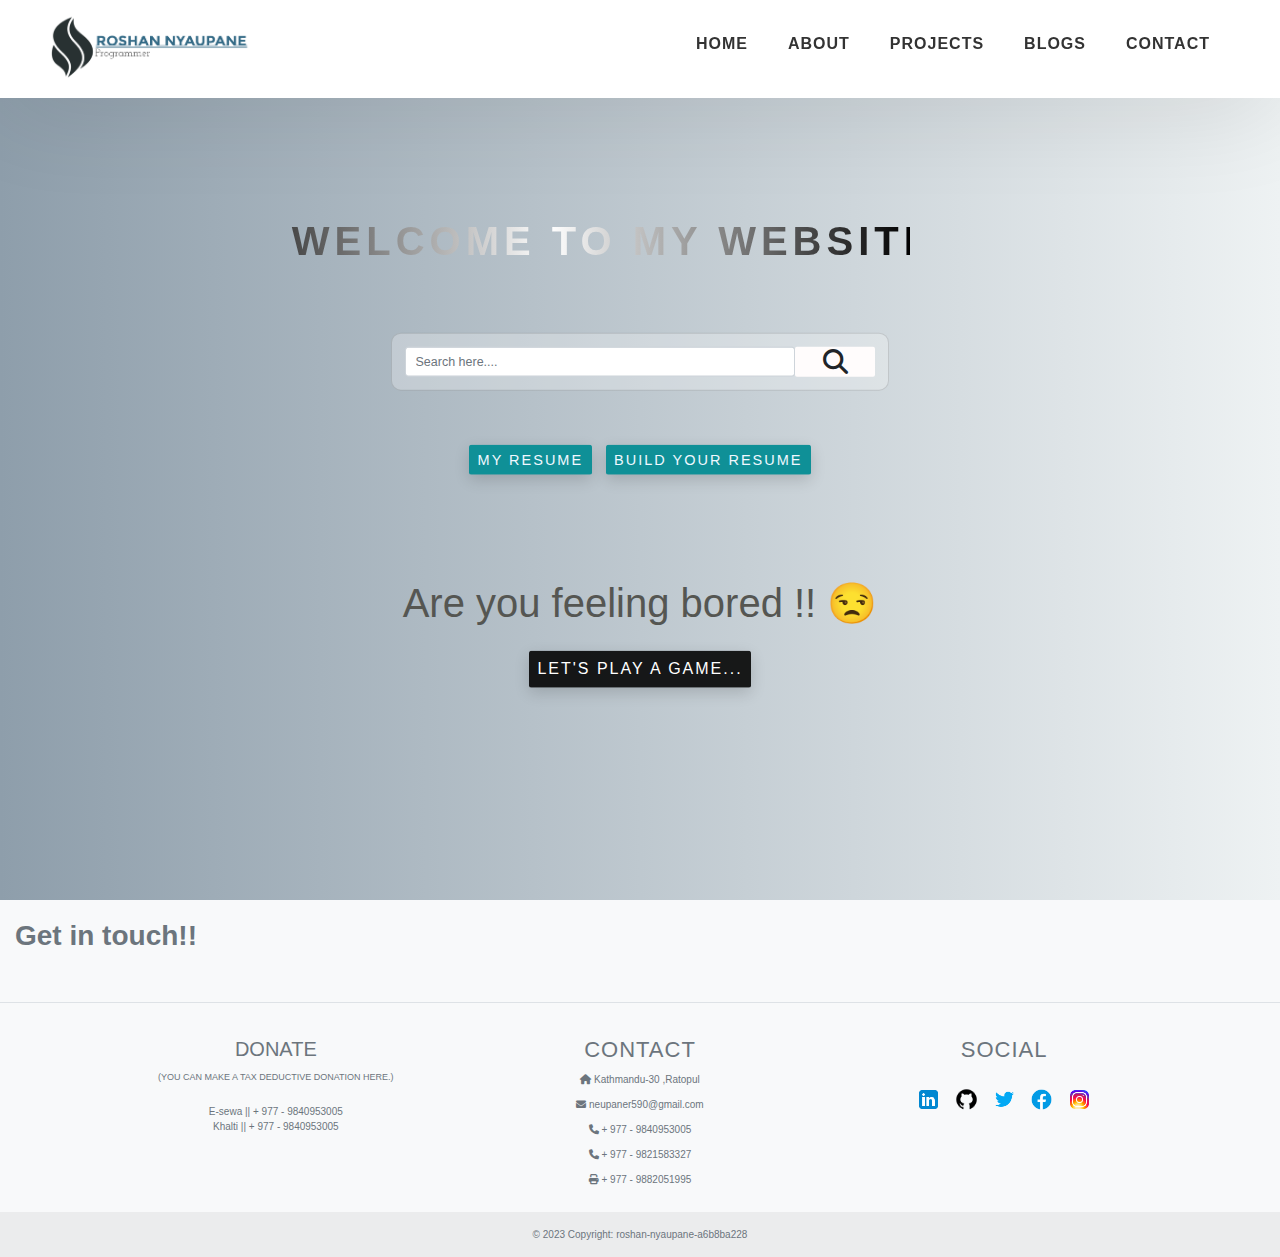
<file: index.html>
<!DOCTYPE html>
<html lang="en">
  <head>
    <meta charset="UTF-8" />
    <meta name="viewport" content="width=device-width, initial-scale=1.0" />
    <meta http-equiv="X-UA-Compatible" content="ie=edge" />
    <title>MINI-ME</title>
    <!-- <meta name="description" content="Portfolio Template for Developer" /> -->

    <link rel="stylesheet" href="css/style.css" />
    <link rel="stylesheet" href="css/popup.css"/>
    <link rel="stylesheet" href="https://cdn.jsdelivr.net/npm/bootstrap@4.4.1/dist/css/bootstrap.min.css" integrity="sha384-Vkoo8x4CGsO3+Hhxv8T/Q5PaXtkKtu6ug5TOeNV6gBiFeWPGFN9MuhOf23Q9Ifjh" crossorigin="anonymous">
    <link rel="stylesheet" href="https://cdnjs.cloudflare.com/ajax/libs/font-awesome/6.3.0/css/all.min.css">

    <link rel="preconnect" href="https://fonts.googleapis.com" />
    <link rel="preconnect" href="https://fonts.gstatic.com" crossorigin />
    <link
      href="https://fonts.googleapis.com/css2?family=Source+Sans+Pro:wght@400;600;700;900&display=swap"
      rel="stylesheet"
    />

  </head>
  <body>
    <header class="header">
      <div class="header__content">
        <div class="header__logo-container">
          <span class="header__logo-sub"></span><a href="" >
            <img src="./assets/png/logo-roshan.png" width="200" height="70"/>
          </a>
        </div>

        <div class="header__main">
          <ul class="header__links">
            <li class="header__link-wrapper">
              <a href="" class="header__link"> Home </a>
            </li>
            <li class="header__link-wrapper">
              <a href="./aboutme.html" class="header__link">About </a>
            </li>
            
            <li class="header__link-wrapper">
              <a href="./projectpage.html" class="header__link">
                Projects
              </a>
            </li>
            <li class="header__link-wrapper">
              <a href="./pages/blog.html" class="header__link">
                Blogs
              </a>
            </li>
            <li class="header__link-wrapper">
              <a href="./contactme.html" class="header__link"> Contact </a>
            </li>
            
          </ul>
          <div class="header__main-ham-menu-cont">
            <img
              src="./assets/svg/ham-menu.svg"
              alt="hamburger menu"
              class="header__main-ham-menu"
            />
            <img
              src="./assets/svg/ham-menu-close.svg"
              alt="hamburger menu close"
              class="header__main-ham-menu-close d-none"
            />
          </div>
        </div>
      </div>
      <div class="header__sm-menu">
        <div class="header__sm-menu-content">
          <ul class="header__sm-menu-links">
            <li class="header__sm-menu-link">
              <a href=""> Home </a>
            </li>

            <li class="header__sm-menu-link">
              <a href="./aboutme.html"> About </a>
            </li>

            <li class="header__sm-menu-link">
              <a href="./projectpage.html"> Projects </a>
            </li>
            <li class="header__sm-menu-link">
              <a href="./pages/blog.html"> Blogs </a>
            </li>

            <li class="header__sm-menu-link">
              <a href="./contactme.html"> Contact </a>
            </li>
          </ul>
        </div>
      </div>
    </header>
    <section class="home-hero">
      <div class="home-hero__content">
        <h1 class="heading-primary">Welcome to my website !! </h1>
        <div class="home-hero__info">
          <h1 class="fs-2">
            <div class="container">
    <br/>
            <div class="row justify-content-center">
              <div class="col-12 col-md-10 col-lg-8">
                <form class="card card-sm" style="border-radius: 10px; background-color: #ffffff47;">
                  <div class="card-body row no-gutters align-items-center">
                    <div class="col-auto">
                      
                    </div>
                    <div class="col" 
                         style="padding: 10px 13px 10px -1px;" >
                      <input class="form-control form-control-lg form-control-borderless" type="search" placeholder="Search here...." list="dataListOption"> 
                      <datalist id="dataListOption">
                          <option value="Projects">
                          <option value="BLogs">
                          <option value="Resume Builder">
                          <option value="How to make blog">
                          <option value="Help">
                      </datalist> 
                    </div>
                    <div class="col-auto" id="search_btn">
                      <!-- <button id="search_button" class="btn btn-primary btn-lg" type="submit">Search</button> -->
                      &nbsp;<i class="fas fa-search text-body"></i>&nbsp;
                    </div>
                    
                  </div>
                </form>
              </div>
            </div>
          </h1>
          </div>
        <div class="home-hero__cta">
          <a  class="btn btn--bg" id="resume_button" href="./assets/Roshan-Nyaupane-cv.pdf" target="_blank">
                    My resume
        </a>&nbsp;&nbsp;&nbsp;&nbsp;
          <a  href="./resumeForm/root/index.html"
                type="button"
                id="resume_build_button"
                class="btn btn--bg" 
                data-mdb-toggle="modal"
                data-mdb-target="#exampleModal"
                data-mdb-whatever="@mdo">
                Build your Resume 
        </a>
          
        

        </div>
        <div class="home-hero__cta">
          <h1 class="heading-sec" style="color:#555652;
                     font-family: Impact, Haettenschweiler, 'Arial Narrow Bold', sans-serif;
                     font-size: 40px; margin-top: 100px;">Are you feeling bored !! &#128530;</h1><br>
          <button onclick="alert('Alert this pages');" 
                  class="btn btn--bg" 
                  value = "Test the alert"
                    style="color: rgb(255, 255, 255); 
                    background-color: rgba(0, 0, 0, 0.885);
                    height: 37px; 
                    font-size:medium;">Let's play a game...</button>
        </div>  
      </div>
    </section>
 
<footer class="text-center text-lg-start bg-light text-muted">
  <!-- Section: Social media -->
  <section class="d-flex justify-content-center justify-content-lg-between p-4 border-bottom">
    <!-- Left -->
    <div class="about__content-title">
      <span >Get in touch!!</span>
    </div>
  </section>

  <section class="">
    <div class="container text-center text-md-start mt-5">
      <div class="row mt-3">
        <div class="col-md-3 col-lg-4 col-xl-3 mx-auto mb-4">
          <h2 class="text-uppercase fw-bold mb-4">
            <i ></i>Donate <br>
            <span style="font-size: 0.9rem;">(You can make a tax deductive donation here.)</span> <br>
          </h2>
          <p>
            E-sewa || <a href="" style="color:#6c757d" >+ 977 - 9840953005</a>
            <br> Khalti || <a href="" style="color:#6c757d" >+ 977 - 9840953005</a><br>
          </p>
        </div>
        <div class="col-md-3 col-lg-2 col-xl-2 mx-auto mb-4">
          <h2 class="heading heading-sm main-footer__heading-sm">
            <span>Contact</span>
          </h2>
          <p><i class="fas fa-home me-3"></i> Kathmandu-30 ,Ratopul</p>
          <p>
            <i class="fas fa-envelope me-3"></i>
            neupaner590@gmail.com
          </p>
          <p><i class="fas fa-phone me-3"></i> 
            <a href="" style="color:#6c757d" >+ 977 - 9840953005</a></p>
          <p><i class="fas fa-phone me-3"></i>
            <a href="" style="color:#6c757d" > + 977 - 9821583327</a></p>
          <p><i class="fas fa-print me-3"></i> 
            <a href="" style="color:#6c757d" > + 977 - 9882051995 </a></p>
        </div>
        <div class="col-md-4 col-lg-3 col-xl-3 mx-auto mb-md-0 mb-4">
          <h2 class="heading heading-sm main-footer__heading-sm">
            <span>Social</span>
          </h2>
          <div class="main-footer__social-cont">
            <a target="_blank" rel="noreferrer" 
               href="https://www.linkedin.com/in/roshan-nyaupane-a6b8ba228/">
              <img
                class="main-footer__icon"
                src="./assets/png/linkedin-ico.png"
                alt="icon"
              />
            </a>
            <a target="_blank" rel="noreferrer" href="https://github.com/RNyaupane">
              <img
                class="main-footer__icon"
                src="./assets/png/github-ico.png"
                alt="icon"
              />
            </a>
            <a target="_blank" rel="noreferrer" href="https://twitter.com/Enapuayn">
              <img
                class="main-footer__icon"
                src="./assets/png/twitter-ico.png"
                alt="icon"
              />
            </a>
            <a target="_blank" rel="noreferrer" href="https://www.facebook.com/profile.php?id=100082724087904">
              <img
                class="main-footer__icon"
                src="./assets/png/fb-icon.png"
                alt="icon"
              />
            </a>
            <a target="_blank" rel="noreferrer" href="https://www.instagram.com/nyaupane_roshan/">
              <img
                class="main-footer__icon main-footer__icon--mr-none"
                src="./assets/png/insta-ico.png"
                alt="icon"
              />
            </a>
          </div>
        </div>
      </div>
    </div>
  </section>

  <div class="text-center p-4" style="background-color: rgba(0, 0, 0, 0.05);">
    © 2023 Copyright:
    <a class="text-reset fw-bold" href="">roshan-nyaupane-a6b8ba228</a>
  </div>  
</footer>

    <script src="./index.js" ></script>
  </body>
</html>
</file>
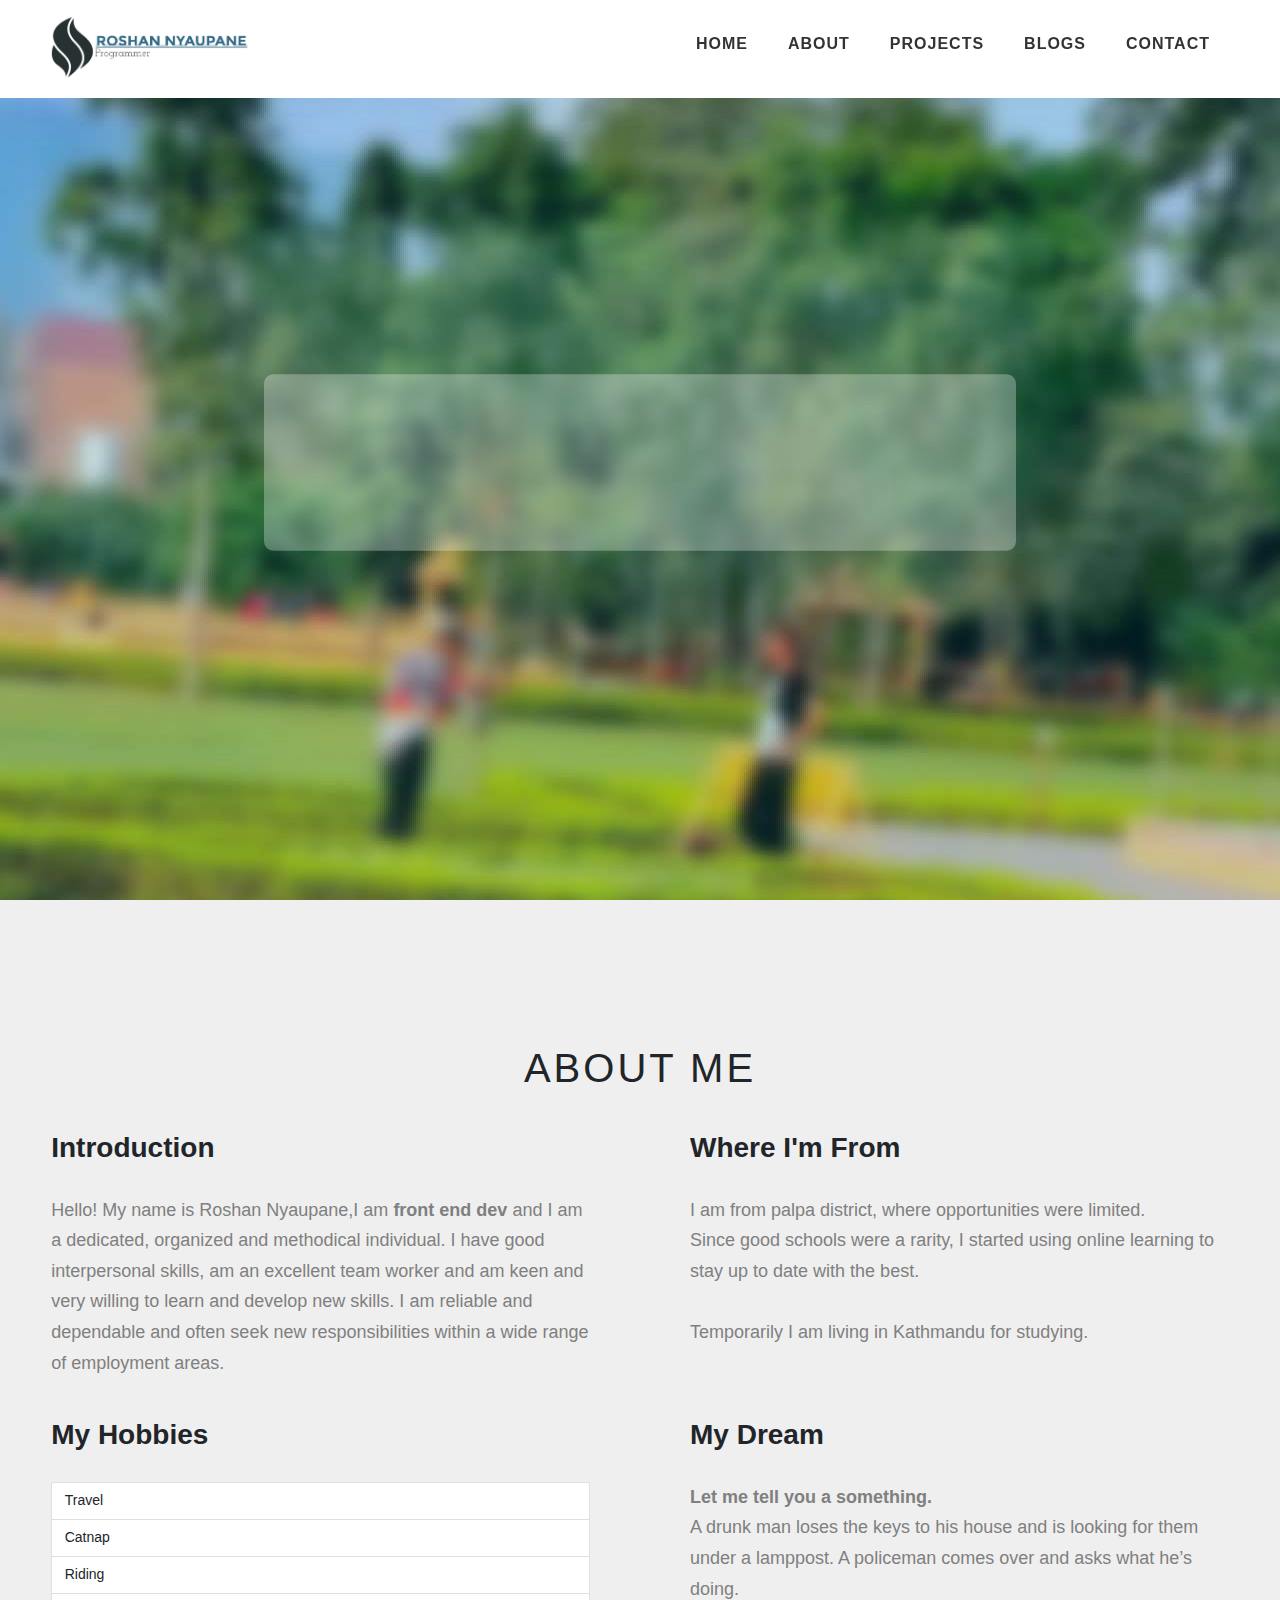
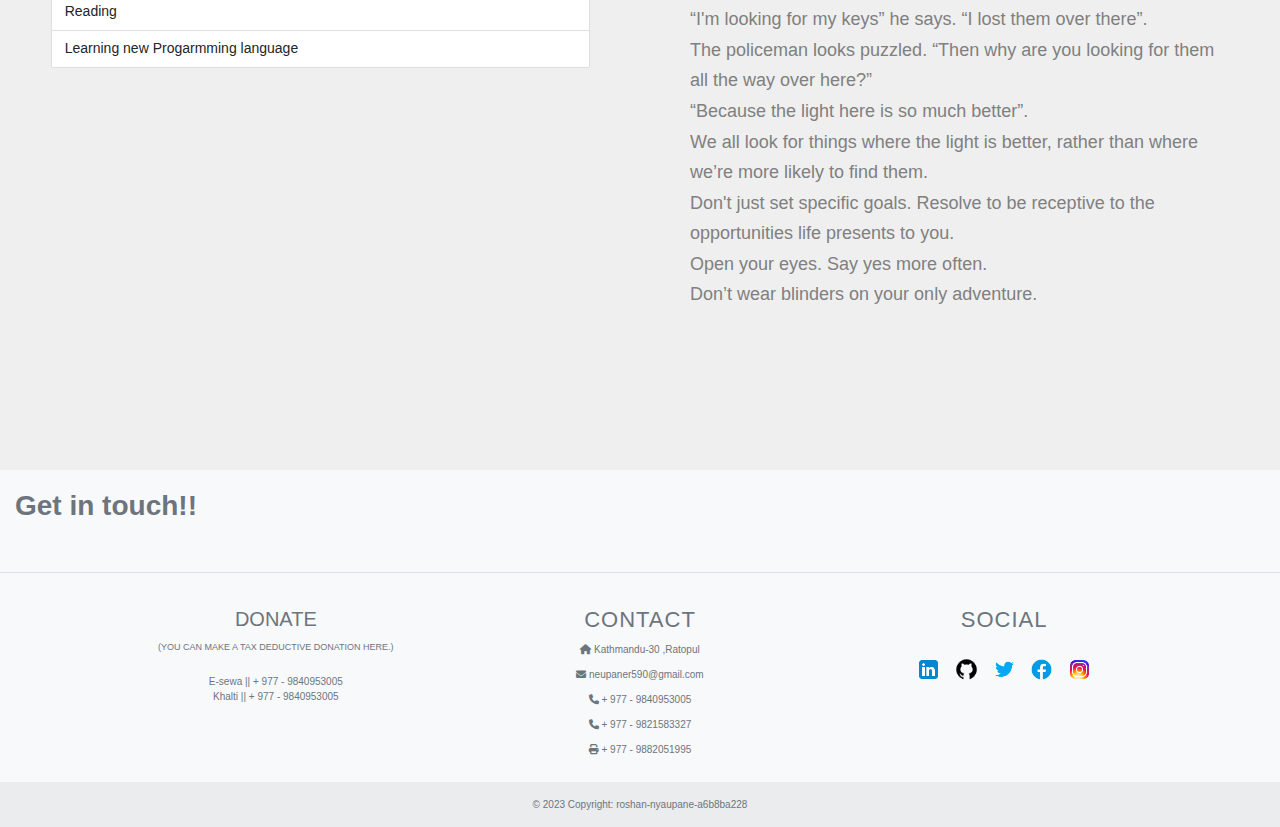
<file: aboutme.html>
<!DOCTYPE html>
<html lang="en">
  <head>
    <meta charset="UTF-8" />
    <meta name="viewport" content="width=device-width, initial-scale=1.0" />
    <meta http-equiv="X-UA-Compatible" content="ie=edge" />
    <title>MINI-ME</title>
    <!-- <meta name="description" content="Portfolio Template for Developer" /> -->

    <link rel="stylesheet" href="css/style.css" />
    <link rel="stylesheet" href="css/popup.css"/>
    <link rel ="stylesheet" href="css/aboutme.css">
    <link rel="stylesheet" href="https://cdn.jsdelivr.net/npm/bootstrap@4.4.1/dist/css/bootstrap.min.css" integrity="sha384-Vkoo8x4CGsO3+Hhxv8T/Q5PaXtkKtu6ug5TOeNV6gBiFeWPGFN9MuhOf23Q9Ifjh" crossorigin="anonymous">
    <link rel="stylesheet" href="https://cdnjs.cloudflare.com/ajax/libs/font-awesome/6.3.0/css/all.min.css">

    <link rel="preconnect" href="https://fonts.googleapis.com" />
    <link rel="preconnect" href="https://fonts.gstatic.com" crossorigin />
    <link
      href="https://fonts.googleapis.com/css2?family=Source+Sans+Pro:wght@400;600;700;900&display=swap"
      rel="stylesheet"
    />

  </head>
  <body>
    <header class="header">
      <div class="header__content">
        <div class="header__logo-container">
          <!-- <div class="header__logo-img-cont">
            <img
              src=""
              alt=""
              class="header__logo-img"
            />
          </div> -->
          <span class="header__logo-sub"></span>
          <span class="header__logo-sub"></span><a href="./index.html" >
            <img src="./assets/png/logo-roshan.png" width="200" height="70"/>
          </a>
        </div>

        <div class="header__main">
          <ul class="header__links">
            <li class="header__link-wrapper">
              <a href="./index.html" class="header__link"> Home </a>
            </li>
            <li class="header__link-wrapper">
              <a href="" class="header__link">About </a>
            </li>
            
            <li class="header__link-wrapper">
              <a href="./projectpage.html" class="header__link">
                Projects
              </a>
            </li>
            <li class="header__link-wrapper">
              <a href="./pages/blog.html" class="header__link">
                Blogs
              </a>
            </li>
            <li class="header__link-wrapper">
              <a href="./contactme.html" class="header__link"> Contact </a>
            </li>
            
          </ul>
          <div class="header__main-ham-menu-cont">
            <img
              src="./assets/svg/ham-menu.svg"
              alt="hamburger menu"
              class="header__main-ham-menu"
            />
            <img
              src="./assets/svg/ham-menu-close.svg"
              alt="hamburger menu close"
              class="header__main-ham-menu-close d-none"
            />
          </div>
        </div>
      </div>
      <div class="header__sm-menu">
        <div class="header__sm-menu-content">
          <ul class="header__sm-menu-links">
            <li class="header__sm-menu-link">
              <a href="./index.html"> Home </a>
            </li>

            <li class="header__sm-menu-link">
              <a href=""> About </a>
            </li>

            <li class="header__sm-menu-link">
              <a href="./projectpage.html"> Projects </a>
            </li>
            <li class="header__sm-menu-link">
              <a href="./pages/blog.html"> Blogs </a>
            </li>

            <li class="header__sm-menu-link">
              <a href="./contactme.html"> Contact </a>
            </li>
          </ul>
        </div>
      </div>
    </header>
    <section class="home-hero">
        <div class="home-hero__content">
          <!-- <h1 class="heading-primary">About Me </h1> -->
          <div class="home-hero__info">
            <h1 class="fs-2">
              <span>I &nbsp;</span><span>am&nbsp;</span><span >Roshan</span>  
              <span>Nyaupane,&nbsp;</span><span>currently&nbsp;</span><span>doing</span>
              <span>4th&nbsp;</span><span>year&nbsp;</span><span>Bachelor’s</span>
              <span>Degree&nbsp;</span><span>in&nbsp;</span><span>BCIS</span>
              <span>at&nbsp;</span><span>APEX&nbsp;</span><span>College.</span>
              <span>I&nbsp;</span><span>am&nbsp;</span><span>planning</span>
              <span>to&nbsp;</span><span>pursue&nbsp;</span><span>a career</span>
              <span>as a&nbsp;</span><span>Software&nbsp;</span><span>Developer</span>
              <span>after&nbsp;</span><span>graduation.&nbsp;</span><span>I</span>
              <span>am &nbsp;</span><span>at&nbsp;</span><span>entry </span>
              <span>level &nbsp;</span><span>and&nbsp;</span><span>have</span>
              <span>no &nbsp;</span><span>experience.</span>
              <div class="container">
            <br/>
              
            </h1>
            </div>
        </div>
      </section>
    <section id="about" class="about sec-pad">
      <div class="main-container">
        <h2 class="heading heading-sec heading-sec__mb-med">
          <span class="heading-sec__main">About Me</span>
        </h2>
        <div class="about__content">
            <div class="about__content-main">
              <h3 class="about__content-title">Introduction</h3>
              <div class="about__content-details">
                <p class="about__content-details-para">
                    Hello! My name is Roshan Nyaupane,I am <strong>front end dev</strong> and
                    I am a dedicated, organized and methodical individual.
                    I have good interpersonal skills, am an excellent team worker and am keen and very 
                    willing to learn and develop new skills. I am reliable and dependable and often seek 
                    new responsibilities within a wide range of employment areas.
                </p>
              </div>
            </div>
            <div class="about__content-skills">
              <h3 class="about__content-title">Where I'm From</h3>
              <div class="about__content-details">
                <p class="about__content-details-para">
                    I am from palpa district, where opportunities were limited.<br>
                    Since good schools were a rarity, I started using online learning to stay up to date with the best.<br><br>
                    Temporarily I am living in Kathmandu for studying.
                </p>
            </div>
            
          </div>
      </div>
      <div class="about__content">
        <div class="about__content-main">
          <h3 class="about__content-title">My Hobbies</h3>
          <div class="about__content-details">
            <p class="about__content-details-para">
                <ul class="list-group" style="font-size: 14px;">
                    <li class="list-group-item">Travel</li>
                    <li class="list-group-item">Catnap</li>
                    <li class="list-group-item">Riding</li>
                    <li class="list-group-item">Reading</li>
                    <li class="list-group-item">Learning new Progarmming language</li>
                  </ul>
                
            </p>
          </div>
        </div>
        <div class="about__content-skills">
          <h3 class="about__content-title">My Dream </h3>
          <div class="about__content-details">
            <p class="about__content-details-para">
               <strong>Let me tell you a something.</strong> <br>
                A drunk man loses the keys to his house and is looking for them under a lamppost. A policeman comes over and asks what he’s doing.<br>
                “I'm looking for my keys” he says. “I lost them over there”.<br>
                The policeman looks puzzled. “Then why are you looking for them all the way over here?”<br>
                “Because the light here is so much better”.<br>
                We all look for things where the light is better, rather than where we’re more likely to find them.<br>
                Don't just set specific goals. Resolve to be receptive to the opportunities life presents to you.<br>
                Open your eyes. Say yes more often.<br>
                Don’t wear blinders on your only adventure.
            </p>
        </div>
        
      </div>
  </div>
    </section>

 
<footer class="text-center text-lg-start bg-light text-muted">
  <!-- Section: Social media -->
  <section class="d-flex justify-content-center justify-content-lg-between p-4 border-bottom">
    <!-- Left -->
    <div class="about__content-title">
      <span >Get in touch!!</span>
    </div>
  </section>

  <section class="">
    <div class="container text-center text-md-start mt-5">
      <div class="row mt-3">
        <div class="col-md-3 col-lg-4 col-xl-3 mx-auto mb-4">
          <h2 class="text-uppercase fw-bold mb-4">
            <i ></i>Donate <br>
            <span style="font-size: 0.9rem;">(You can make a tax deductive donation here.)</span> <br>
          </h2>
          <p>
            E-sewa || <a href="" style="color:#6c757d" >+ 977 - 9840953005</a>
            <br> Khalti || <a href="" style="color:#6c757d" >+ 977 - 9840953005</a><br>
          </p>
        </div>
        <div class="col-md-3 col-lg-2 col-xl-2 mx-auto mb-4">
          <h2 class="heading heading-sm main-footer__heading-sm">
            <span>Contact</span>
          </h2>
          <p><i class="fas fa-home me-3"></i> Kathmandu-30 ,Ratopul</p>
          <p>
            <i class="fas fa-envelope me-3"></i>
            neupaner590@gmail.com
          </p>
          <p><i class="fas fa-phone me-3"></i> 
            <a href="" style="color:#6c757d" >+ 977 - 9840953005</a></p>
          <p><i class="fas fa-phone me-3"></i>
            <a href="" style="color:#6c757d" > + 977 - 9821583327</a></p>
          <p><i class="fas fa-print me-3"></i> 
            <a href="" style="color:#6c757d" > + 977 - 9882051995 </a></p>
        </div>
        <div class="col-md-4 col-lg-3 col-xl-3 mx-auto mb-md-0 mb-4">
          <h2 class="heading heading-sm main-footer__heading-sm">
            <span>Social</span>
          </h2>
          <div class="main-footer__social-cont">
            <a target="_blank" rel="noreferrer" 
               href="https://www.linkedin.com/in/roshan-nyaupane-a6b8ba228/">
              <img
                class="main-footer__icon"
                src="./assets/png/linkedin-ico.png"
                alt="icon"
              />
            </a>
            <a target="_blank" rel="noreferrer" href="https://github.com/RNyaupane">
              <img
                class="main-footer__icon"
                src="./assets/png/github-ico.png"
                alt="icon"
              />
            </a>
            <a target="_blank" rel="noreferrer" href="https://twitter.com/Enapuayn">
              <img
                class="main-footer__icon"
                src="./assets/png/twitter-ico.png"
                alt="icon"
              />
            </a>
            <a target="_blank" rel="noreferrer" href="https://www.facebook.com/profile.php?id=100082724087904">
              <img
                class="main-footer__icon"
                src="./assets/png/fb-icon.png"
                alt="icon"
              />
            </a>
            <a target="_blank" rel="noreferrer" href="https://www.instagram.com/nyaupane_roshan/">
              <img
                class="main-footer__icon main-footer__icon--mr-none"
                src="./assets/png/insta-ico.png"
                alt="icon"
              />
            </a>
          </div>
        </div>
      </div>
    </div>
  </section>

  <div class="text-center p-4" style="background-color: rgba(0, 0, 0, 0.05);">
    © 2023 Copyright:
    <a class="text-reset fw-bold" href="">roshan-nyaupane-a6b8ba228</a>
  </div>  
</footer>

    <script src="./index.js" ></script>
  </body>
</html>
</file>
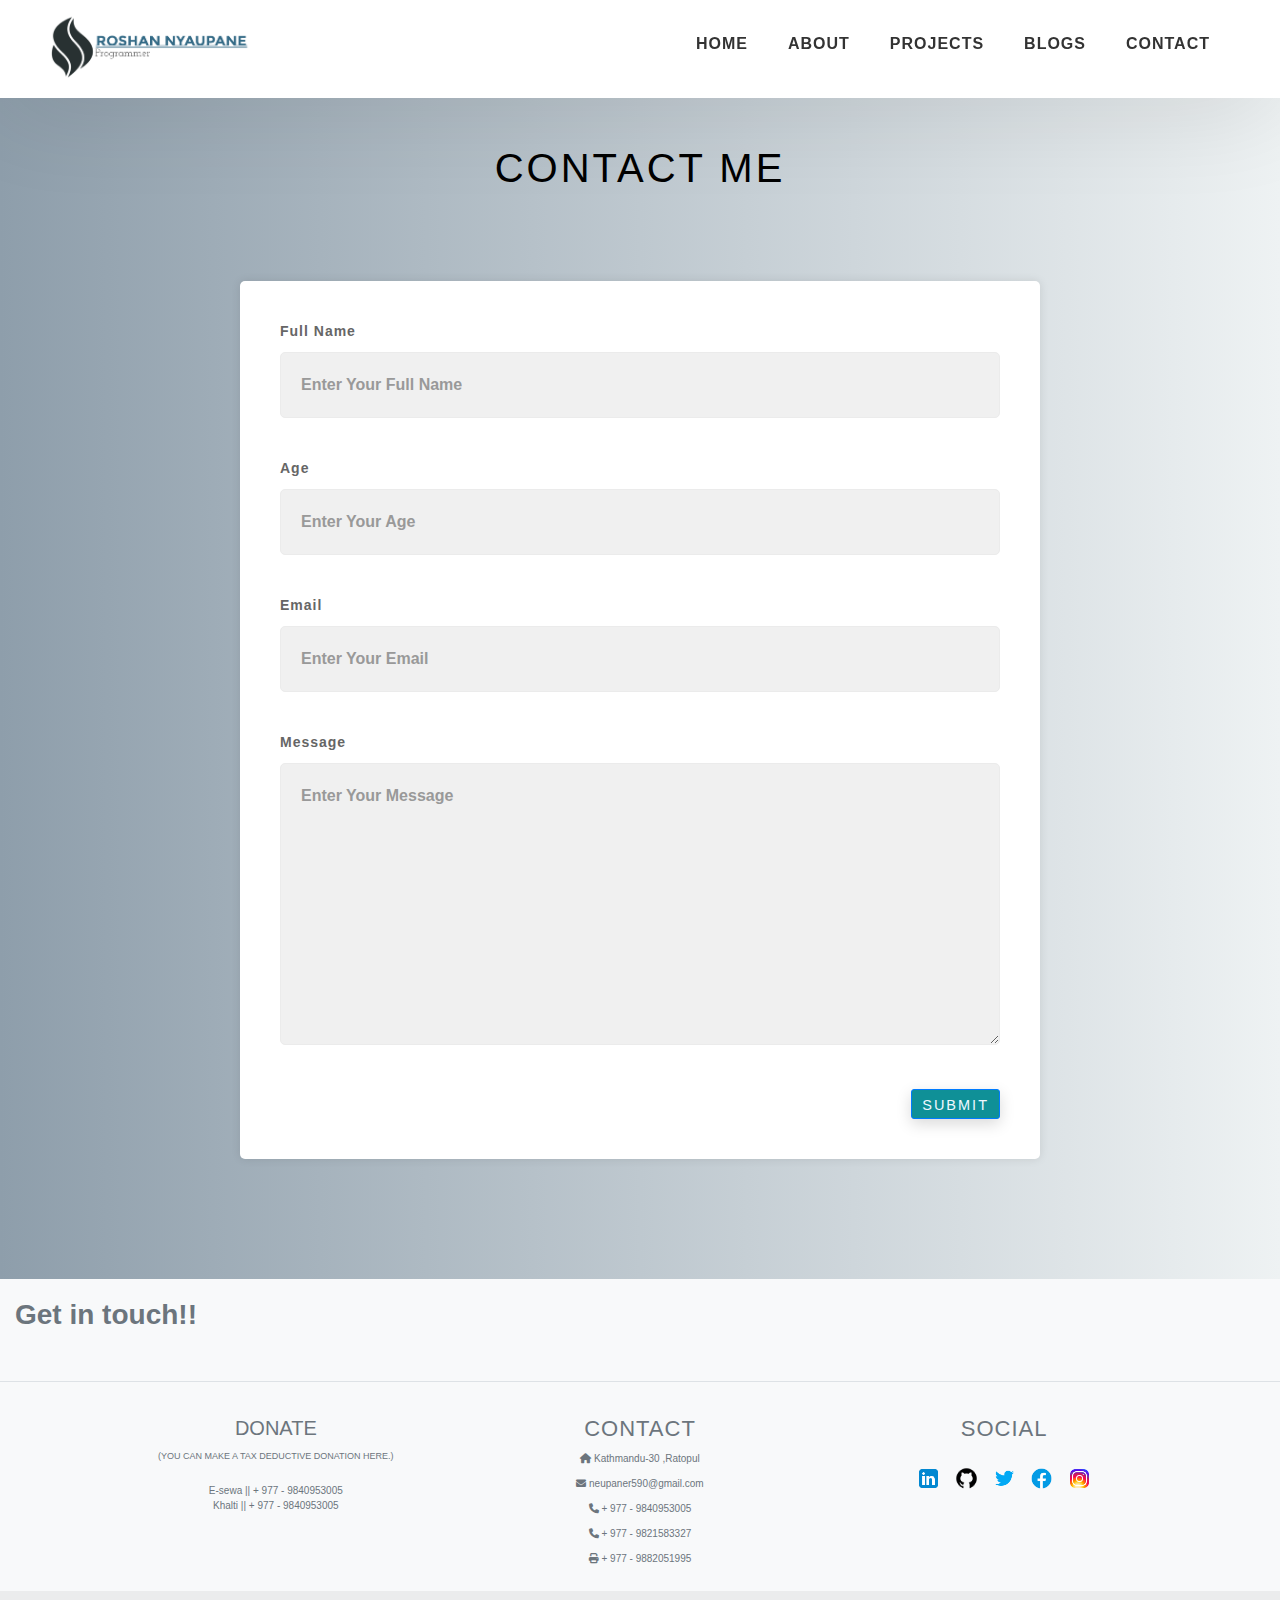
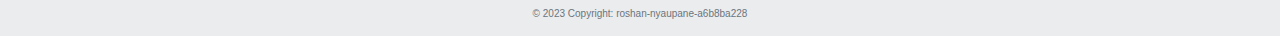
<file: contactme.html>
<!DOCTYPE html>
<html lang="en">
  <head>
    <meta charset="UTF-8" />
    <meta name="viewport" content="width=device-width, initial-scale=1.0" />
    <meta http-equiv="X-UA-Compatible" content="ie=edge" />
    <title>MINI-ME</title>
    <!-- <meta name="description" content="Portfolio Template for Developer" /> -->

    <link rel="stylesheet" href="css/style.css" />
    <link rel="stylesheet" href="css/popup.css"/>
    <link rel="stylesheet" href="https://cdn.jsdelivr.net/npm/bootstrap@4.4.1/dist/css/bootstrap.min.css" integrity="sha384-Vkoo8x4CGsO3+Hhxv8T/Q5PaXtkKtu6ug5TOeNV6gBiFeWPGFN9MuhOf23Q9Ifjh" crossorigin="anonymous">
    <link rel="stylesheet" href="https://cdnjs.cloudflare.com/ajax/libs/font-awesome/6.3.0/css/all.min.css">

    <link rel="preconnect" href="https://fonts.googleapis.com" />
    <link rel="preconnect" href="https://fonts.gstatic.com" crossorigin />
    <link
      href="https://fonts.googleapis.com/css2?family=Source+Sans+Pro:wght@400;600;700;900&display=swap"
      rel="stylesheet"
    />

  </head>
  <body>
    <header class="header">
      <div class="header__content">
        <div class="header__logo-container">
          <!-- <div class="header__logo-img-cont">
            <img
              src=""
              alt=""
              class="header__logo-img"
            />
          </div> -->
          <span class="header__logo-sub"></span><a href=" ./index.html" >
            <img src="./assets/png/logo-roshan.png" width="200" height="70"/>
          </a>
        </div>

        <div class="header__main">
          <ul class="header__links">
            <li class="header__link-wrapper">
              <a href="./index.html" class="header__link"> Home </a>
            </li>
            <li class="header__link-wrapper">
              <a href="./aboutme.html" class="header__link">About </a>
            </li>
            
            <li class="header__link-wrapper">
              <a href="./projectpage.html" class="header__link">
                Projects
              </a>
            </li>
            <li class="header__link-wrapper">
              <a href="./pages/blog.html" class="header__link">
                Blogs
              </a>
            </li>
            <li class="header__link-wrapper">
              <a href="" class="header__link"> Contact </a>
            </li>
            
          </ul>
          <div class="header__main-ham-menu-cont">
            <img
              src="./assets/svg/ham-menu.svg"
              alt="hamburger menu"
              class="header__main-ham-menu"
            />
            <img
              src="./assets/svg/ham-menu-close.svg"
              alt="hamburger menu close"
              class="header__main-ham-menu-close d-none"
            />
          </div>
        </div>
      </div>
      <div class="header__sm-menu">
        <div class="header__sm-menu-content">
          <ul class="header__sm-menu-links">
            <li class="header__sm-menu-link">
              <a href="./index.html"> Home </a>
            </li>

            <li class="header__sm-menu-link">
              <a href="./aboutme.html"> About </a>
            </li>

            <li class="header__sm-menu-link">
              <a href="./projectpage.html"> Projects </a>
            </li>
            <li class="header__sm-menu-link">
              <a href="./pages/blog.html"> Blogs </a>
            </li>

            <li class="header__sm-menu-link">
              <a href=""> Contact </a>
            </li>
          </ul>
        </div>
      </div>
    </header>
    <section id="contact" class="contact sec-pad dynamicBg">
      <div class="main-container">
        <h2 class="heading heading-sec heading-sec__mb-med">
          <span class="heading-sec__main heading-sec__main--lt"
                style="color: black;">Contact me</span>
        </h2>
        <div class="contact__form-container">
          <form action="#" class="contact__form" name="form1" >
            <div class="contact__form-field">
              <label class="contact__form-label" for="name">Full Name</label>
              <input
                required
                placeholder="Enter Your Full Name"
                type="text"
                class="contact__form-input"
                name="name"
                id="name"
              />
            </div>
            <div class="contact__form-field">
              <label class="contact__form-label" for="age">Age</label>
              <input
                required
                placeholder="Enter Your Age"
                type="text"
                class="contact__form-input"
                name="name"
                id="name"
              />
            </div>
            <div class="contact__form-field">
              <label class="contact__form-label" for="email">Email</label>
              <input
                required
                placeholder="Enter Your Email"
                type="text"
                class="contact__form-input"
                name="email"
                id="email"
              />
            </div>
            <div class="contact__form-field">
              <label class="contact__form-label" for="message">Message</label>
              <textarea
                aria-required="true"
                cols="30"
                rows="10"
                class="contact__form-input"
                placeholder="Enter Your Message"
                name="message"
                id="message"
              ></textarea>
            </div>
            
            <button type="submit" class="btn btn-primary btn-lg" id="resume_build_button">
              Submit
            </button>
          </form>
        </div>
      </div>
    </section>
 
<footer class="text-center text-lg-start bg-light text-muted">
  <!-- Section: Social media -->
  <section class="d-flex justify-content-center justify-content-lg-between p-4 border-bottom">
    <!-- Left -->
    <div class="about__content-title">
      <span >Get in touch!!</span>
    </div>
  </section>

  <section class="">
    <div class="container text-center text-md-start mt-5">
      <div class="row mt-3">
        <div class="col-md-3 col-lg-4 col-xl-3 mx-auto mb-4">
          <h2 class="text-uppercase fw-bold mb-4">
            <i ></i>Donate <br>
            <span style="font-size: 0.9rem;">(You can make a tax deductive donation here.)</span> <br>
          </h2>
          <p>
            E-sewa || <a href="" style="color:#6c757d" >+ 977 - 9840953005</a>
            <br> Khalti || <a href="" style="color:#6c757d" >+ 977 - 9840953005</a><br>
          </p>
        </div>
        <div class="col-md-3 col-lg-2 col-xl-2 mx-auto mb-4">
          <h2 class="heading heading-sm main-footer__heading-sm">
            <span>Contact</span>
          </h2>
          <p><i class="fas fa-home me-3"></i> Kathmandu-30 ,Ratopul</p>
          <p>
            <i class="fas fa-envelope me-3"></i>
            neupaner590@gmail.com
          </p>
          <p><i class="fas fa-phone me-3"></i> 
            <a href="" style="color:#6c757d" >+ 977 - 9840953005</a></p>
          <p><i class="fas fa-phone me-3"></i>
            <a href="" style="color:#6c757d" > + 977 - 9821583327</a></p>
          <p><i class="fas fa-print me-3"></i> 
            <a href="" style="color:#6c757d" > + 977 - 9882051995 </a></p>
        </div>
        <div class="col-md-4 col-lg-3 col-xl-3 mx-auto mb-md-0 mb-4">
          <h2 class="heading heading-sm main-footer__heading-sm">
            <span>Social</span>
          </h2>
          <div class="main-footer__social-cont">
            <a target="_blank" rel="noreferrer" 
               href="https://www.linkedin.com/in/roshan-nyaupane-a6b8ba228/">
              <img
                class="main-footer__icon"
                src="./assets/png/linkedin-ico.png"
                alt="icon"
              />
            </a>
            <a target="_blank" rel="noreferrer" href="https://github.com/RNyaupane">
              <img
                class="main-footer__icon"
                src="./assets/png/github-ico.png"
                alt="icon"
              />
            </a>
            <a target="_blank" rel="noreferrer" href="https://twitter.com/Enapuayn">
              <img
                class="main-footer__icon"
                src="./assets/png/twitter-ico.png"
                alt="icon"
              />
            </a>
            <a target="_blank" rel="noreferrer" href="https://www.facebook.com/profile.php?id=100082724087904">
              <img
                class="main-footer__icon"
                src="./assets/png/fb-icon.png"
                alt="icon"
              />
            </a>
            <a target="_blank" rel="noreferrer" href="https://www.instagram.com/nyaupane_roshan/">
              <img
                class="main-footer__icon main-footer__icon--mr-none"
                src="./assets/png/insta-ico.png"
                alt="icon"
              />
            </a>
          </div>
        </div>
      </div>
    </div>
  </section>

  <div class="text-center p-4" style="background-color: rgba(0, 0, 0, 0.05);">
    © 2023 Copyright:
    <a class="text-reset fw-bold" href="">roshan-nyaupane-a6b8ba228</a>
  </div>  
</footer>

    <script src="./index.js" ></script>
  </body>
</html>
</file>
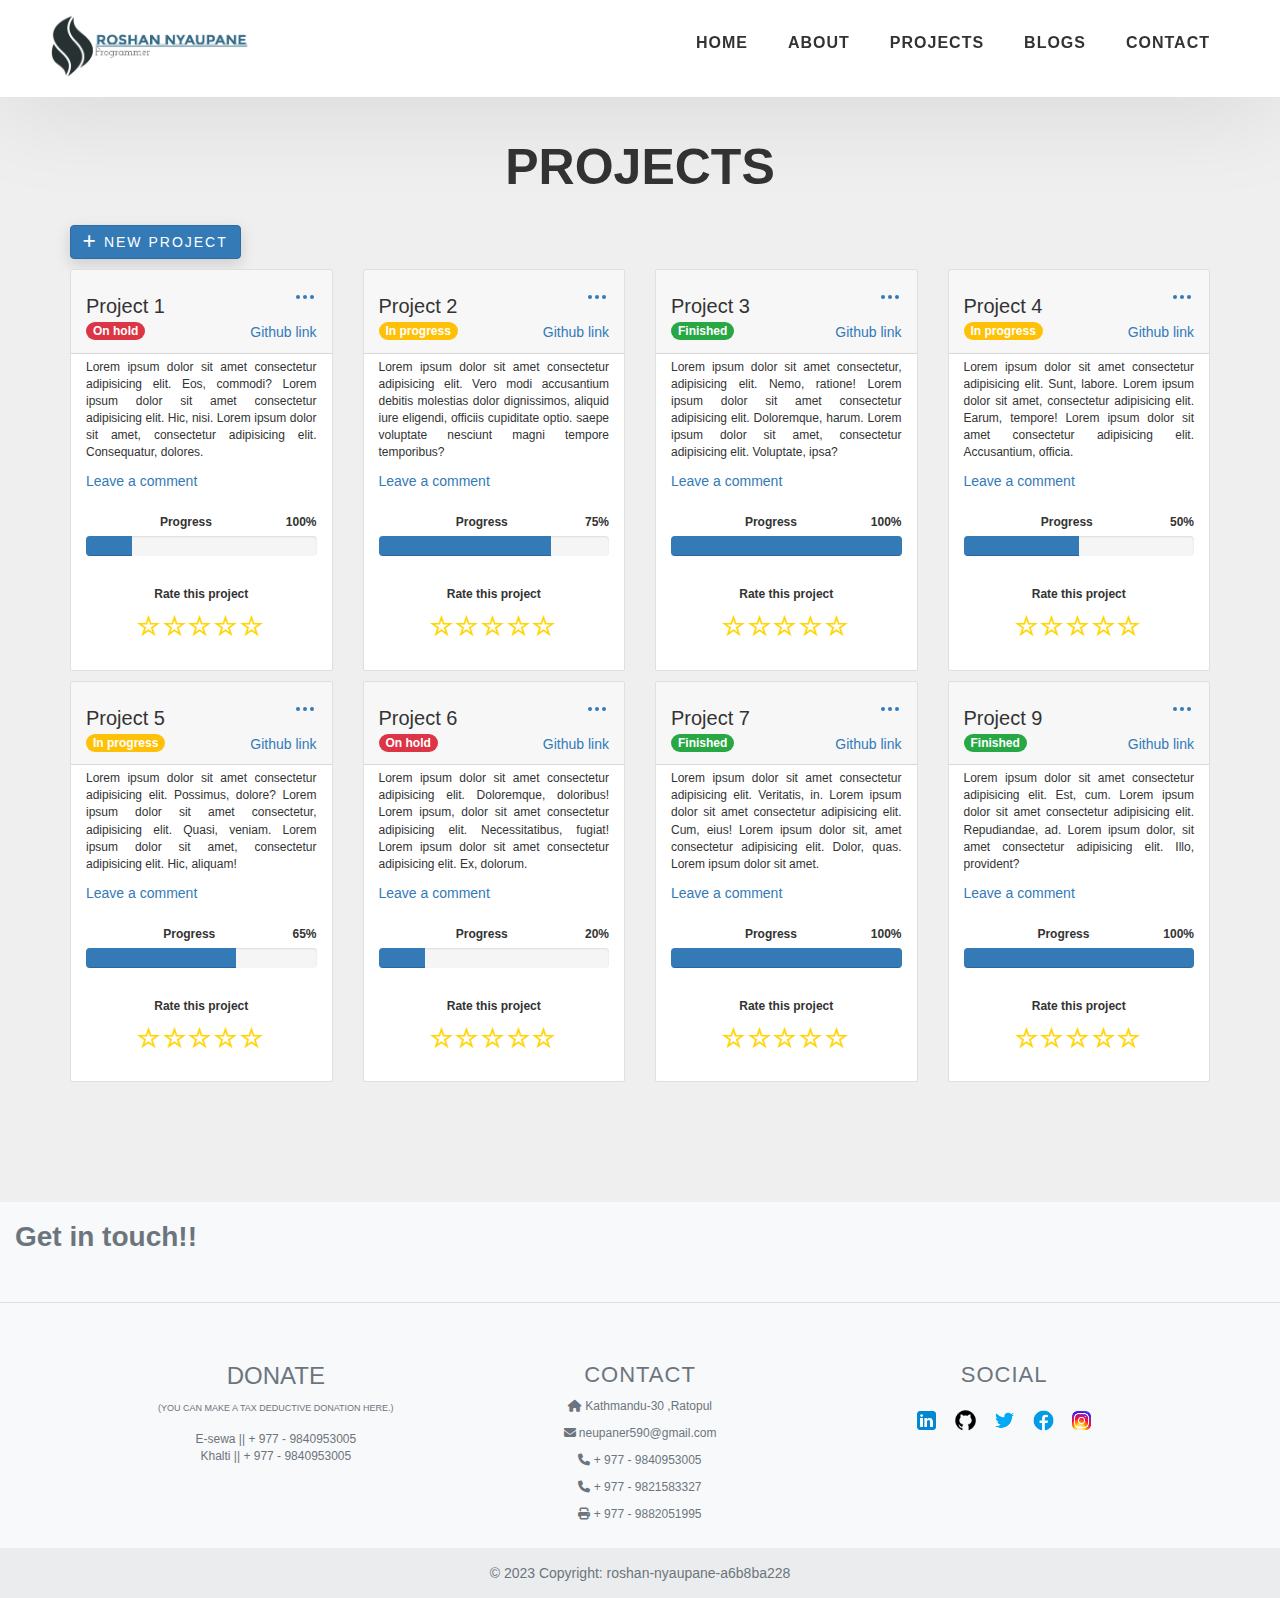
<file: projectpage.html>
<!DOCTYPE html>
<html lang="en">
  <head>
    <meta charset="UTF-8" />
    <meta name="viewport" content="width=device-width, initial-scale=1.0" />
    <meta http-equiv="X-UA-Compatible" content="ie=edge" />
    <title>MINI-ME</title>
    <!-- <meta name="description" content="Portfolio Template for Developer" /> -->

    <link rel="stylesheet" href="css/style.css" />
    <link rel="stylesheet" href="css/projectPage.css" />
    <link rel="stylesheet" href="https://cdn.jsdelivr.net/npm/bootstrap@4.4.1/dist/css/bootstrap.min.css" integrity="sha384-Vkoo8x4CGsO3+Hhxv8T/Q5PaXtkKtu6ug5TOeNV6gBiFeWPGFN9MuhOf23Q9Ifjh" crossorigin="anonymous">
    <link rel="stylesheet" href="https://maxcdn.bootstrapcdn.com/bootstrap/3.4.1/css/bootstrap.min.css">
    <link rel="stylesheet" href="https://cdnjs.cloudflare.com/ajax/libs/font-awesome/6.3.0/css/all.min.css">

    <link rel="preconnect" href="https://fonts.googleapis.com" />
    <link rel="preconnect" href="https://fonts.gstatic.com" crossorigin />
    <link
      href="https://fonts.googleapis.com/css2?family=Source+Sans+Pro:wght@400;600;700;900&display=swap"
      rel="stylesheet"
    />

  </head>
  <body>
    <header class="header">
      <div class="header__content">
        <div class="header__logo-container">
          <span class="header__logo-sub"></span><a href="./index.html" >
            <img src="./assets/png/logo-roshan.png" width="200" height="70"/>
          </a>
        </div>

        <div class="header__main">
          <ul class="header__links">
            <li class="header__link-wrapper">
              <a href="./index.html" class="header__link"> Home </a>
            </li>
            <li class="header__link-wrapper">
              <a href="./aboutme.html" class="header__link">About </a>
            </li>
            
            <li class="header__link-wrapper">
              <a href="" class="header__link">
                Projects
              </a>
            </li>
            <li class="header__link-wrapper">
              <a href="./pages/blog.html" class="header__link">
                Blogs
              </a>
            </li>
            <li class="header__link-wrapper">
              <a href="./contactme.html" class="header__link"> Contact </a>
            </li>
            
          </ul>
          <div class="header__main-ham-menu-cont">
            <img
              src="./assets/svg/ham-menu.svg"
              alt="hamburger menu"
              class="header__main-ham-menu"
            />
            <img
              src="./assets/svg/ham-menu-close.svg"
              alt="hamburger menu close"
              class="header__main-ham-menu-close d-none"
            />
          </div>
        </div>
      </div>
      <div class="header__sm-menu">
        <div class="header__sm-menu-content">
          <ul class="header__sm-menu-links">
            <li class="header__sm-menu-link">
              <a href="./index.html"> Home </a>
            </li>

            <li class="header__sm-menu-link">
              <a href="./aboutme.html"> About </a>
            </li>

            <li class="header__sm-menu-link">
              <a href=""> Projects </a>
            </li>
            <li class="header__sm-menu-link">
              <a href="./pages/blog.html"> Blogs </a>
            </li>

            <li class="header__sm-menu-link">
              <a href="./contactme.html"> Contact </a>
            </li>
          </ul>
        </div>
      </div>
    </header>
    <section class="about sec-pad">
      <div class="main-container">
        <h1 class="about__content-title" style="text-align: center;
                font-size: 50px;">PROJECTS</h1>
        <div class="container p-0">

            <a href="#" class="btn btn-primary float-center"><i class="fas fa-plus"></i> New project</a>
        
            <div class="row">
                <div class="col-12 col-md-6 col-lg-3" style="padding-top: 10px;">
                    <div class="card">
        
                        <div class="card-header px-4 pt-4">
                            <div class="card-actions float-right">
                                <div class="dropdown show">
                                    <a href="#" data-toggle="dropdown" data-display="static">
                                        <svg xmlns="http://www.w3.org/2000/svg" width="24" height="24" viewBox="0 0 24 24" fill="none" stroke="currentColor" stroke-width="2" stroke-linecap="round" stroke-linejoin="round" class="feather feather-more-horizontal align-middle"><circle cx="12" cy="12" r="1"></circle><circle cx="19" cy="12" r="1"></circle><circle cx="5" cy="12" r="1"></circle></svg>
                                    </a>
        
                                    <div class="dropdown-menu dropdown-menu-right" style="background-color: rgb(241, 241, 241);">
                                        <a class="dropdown-item" href="#">Own this project</a>
                                        <a class="dropdown-item" href="#">Feedback</a>
                                        <a class="dropdown-item" href="#">Hide this project</a>
                                    </div>
                                </div>
                            </div>
                            <h5 class="card-title mb-0" style="font-size: 20px;">Project 1</h5>
                            <div class="badge bg-danger my-2">On hold</div>
                            <a href="#" style="float: right; padding-top: 5px;">Github link</a>
                        </div>
                        <div class="card-body px-4 pt-2" style="text-justify: inter-word;">
                            <p style="text-align: left; text-align: justify; text-justify: inter-word;">
                                Lorem ipsum dolor sit amet consectetur adipisicing elit. Eos, commodi?
                                Lorem ipsum dolor sit amet consectetur adipisicing elit. Hic, nisi.
                                Lorem ipsum dolor sit amet, consectetur adipisicing elit. Consequatur, dolores.</p>
                                <a href="#" class="link-secondary">Leave a comment</a>
                        </div>
                        <ul class="list-group list-group-flush">
                            <li class="list-group-item px-4 pb-0">
                                <p class="mb-2 font-weight-bold">Progress <span class="float-right">100%</span></p>
                                <div class="progress progress-sm">
                                    <div class="progress-bar" role="progressbar" aria-valuenow="20" aria-valuemin="0" aria-valuemax="100" style="width: 20%;">
                                    </div>
                                </div>
                            </li>
                            <li class="list-group-item px-4 pb-0">
                                <p class="mb-2 font-weight-bold">Rate this project</p>
                                <div class="rating">
                                    <input type="radio" name="rating" value="5" id="5"><label for="5">☆</label>
                                    <input type="radio" name="rating" value="4" id="4"><label for="4">☆</label>
                                    <input type="radio" name="rating" value="3" id="3"><label for="3">☆</label>
                                    <input type="radio" name="rating" value="2" id="2"><label for="2">☆</label>
                                    <input type="radio" name="rating" value="1" id="1"><label for="1">☆</label>
                                </div>
                            </li>
                        </ul>
                    </div>
                </div>
                <div class="col-12 col-md-6 col-lg-3" style="padding-top: 10px;">
                    <div class="card">
        
                        <div class="card-header px-4 pt-4">
                            <div class="card-actions float-right">
                                <div class="dropdown show">
                                    <a href="#" data-toggle="dropdown" data-display="static">
                                        <svg xmlns="http://www.w3.org/2000/svg" width="24" height="24" viewBox="0 0 24 24" fill="none" stroke="currentColor" stroke-width="2" stroke-linecap="round" stroke-linejoin="round" class="feather feather-more-horizontal align-middle"><circle cx="12" cy="12" r="1"></circle><circle cx="19" cy="12" r="1"></circle><circle cx="5" cy="12" r="1"></circle></svg>
                                    </a>
        
                                    <div class="dropdown-menu dropdown-menu-right" style="background-color: rgb(241, 241, 241);">
                                        <a class="dropdown-item" href="#">Own this project</a>
                                        <a class="dropdown-item" href="#">Feedback</a>
                                        <a class="dropdown-item" href="#">Hide this project</a>
                                    </div>
                                </div>
                            </div>
                            <h5 class="card-title mb-0" style="font-size: 20px;">Project 2</h5>
                            <div class="badge bg-warning my-2">In progress</div>
                            <a href="#" style="float: right; padding-top: 5px;">Github link</a>
                        </div>
                        <div class="card-body px-4 pt-2">
                            <p style="text-align: left; text-align: justify; text-justify: inter-word;">
                              Lorem ipsum dolor sit amet consectetur adipisicing elit. Vero modi accusantium debitis molestias dolor dignissimos,
                               aliquid iure eligendi, officiis cupiditate optio. saepe voluptate nesciunt magni tempore temporibus?
                              
                            </p>
                                <a href="#" class="link-secondary">Leave a comment</a>
                        </div>
                        <ul class="list-group list-group-flush">
                            <li class="list-group-item px-4 pb-0">
                                <p class="mb-2 font-weight-bold">Progress <span class="float-right">75%</span></p>
                                <div class="progress progress-sm">
                                    <div class="progress-bar" role="progressbar" aria-valuenow="75" aria-valuemin="0" aria-valuemax="100" style="width: 75%;">
                                    </div>
                                </div>
                            </li>
                            <li class="list-group-item px-4 pb-0">
                                <p class="mb-2 font-weight-bold">Rate this project</p>
                                <div class="rating">
                                    <input type="radio" name="rating" value="5" id="5"><label for="5">☆</label>
                                    <input type="radio" name="rating" value="4" id="4"><label for="4">☆</label>
                                    <input type="radio" name="rating" value="3" id="3"><label for="3">☆</label>
                                    <input type="radio" name="rating" value="2" id="2"><label for="2">☆</label>
                                    <input type="radio" name="rating" value="1" id="1"><label for="1">☆</label>
                                </div>
                            </li>
                        </ul>
                    </div>
                </div>
                <div class="col-12 col-md-6 col-lg-3" style="padding-top: 10px;">
                    <div class="card">
        
                        <div class="card-header px-4 pt-4">
                            <div class="card-actions float-right">
                                <div class="dropdown show">
                                    <a href="#" data-toggle="dropdown" data-display="static">
                                        <svg xmlns="http://www.w3.org/2000/svg" width="24" height="24" viewBox="0 0 24 24" fill="none" stroke="currentColor" stroke-width="2" stroke-linecap="round" stroke-linejoin="round" class="feather feather-more-horizontal align-middle"><circle cx="12" cy="12" r="1"></circle><circle cx="19" cy="12" r="1"></circle><circle cx="5" cy="12" r="1"></circle></svg>
                                    </a>
        
                                    <div class="dropdown-menu dropdown-menu-right" style="background-color: rgb(241, 241, 241);">
                                        <a class="dropdown-item" href="#">Own this project</a>
                                        <a class="dropdown-item" href="#">Feedback</a>
                                        <a class="dropdown-item" href="#">Hide this project</a>
                                    </div>
                                </div>
                            </div>
                            <h5 class="card-title mb-0" style="font-size: 20px;">Project 3</h5>
                            <div class="badge bg-success my-2">Finished</div>
                            <a href="#" style="float: right; padding-top: 5px;">Github link</a>
                        </div>
                        <div class="card-body px-4 pt-2">
                            <p style="text-align: left; text-align: justify; text-justify: inter-word;">
                              Lorem ipsum dolor sit amet consectetur, adipisicing elit. Nemo, ratione!
                              Lorem ipsum dolor sit amet consectetur adipisicing elit. Doloremque, harum.
                              Lorem ipsum dolor sit amet, consectetur adipisicing elit. Voluptate, ipsa?
                              </p>
                                <a href="#" class="link-secondary">Leave a comment</a>
        
                        </div>
                        <ul class="list-group list-group-flush">
                            <li class="list-group-item px-4 pb-0">
                                <p class="mb-2 font-weight-bold">Progress <span class="float-right">100%</span></p>
                                <div class="progress progress-sm">
                                    <div class="progress-bar" role="progressbar" aria-valuenow="100" aria-valuemin="0" aria-valuemax="100" style="width: 100%;">
                                    </div>
                                </div>
                            </li>
                            <li class="list-group-item px-4 pb-0">
                                <p class="mb-2 font-weight-bold">Rate this project</p>
                                <div class="rating">
                                    <input type="radio" name="rating" value="5" id="5"><label for="5">☆</label>
                                    <input type="radio" name="rating" value="4" id="4"><label for="4">☆</label>
                                    <input type="radio" name="rating" value="3" id="3"><label for="3">☆</label>
                                    <input type="radio" name="rating" value="2" id="2"><label for="2">☆</label>
                                    <input type="radio" name="rating" value="1" id="1"><label for="1">☆</label>
                                </div>
                            </li>
                        </ul>
                    </div>
                </div>
                <div class="col-12 col-md-6 col-lg-3" style="padding-top: 10px;">
                    <div class="card">
        
                        <div class="card-header px-4 pt-4">
                            <div class="card-actions float-right">
                                <div class="dropdown show">
                                    <a href="#" data-toggle="dropdown" data-display="static">
                                        <svg xmlns="http://www.w3.org/2000/svg" width="24" height="24" viewBox="0 0 24 24" fill="none" stroke="currentColor" stroke-width="2" stroke-linecap="round" stroke-linejoin="round" class="feather feather-more-horizontal align-middle"><circle cx="12" cy="12" r="1"></circle><circle cx="19" cy="12" r="1"></circle><circle cx="5" cy="12" r="1"></circle></svg>
                                    </a>
        
                                    <div class="dropdown-menu dropdown-menu-right" style="background-color: rgb(241, 241, 241);">
                                        <a class="dropdown-item" href="#">Own this project</a>
                                        <a class="dropdown-item" href="#">Feedback</a>
                                        <a class="dropdown-item" href="#">Hide this project</a>
                                    </div>
                                </div>
                            </div>
                            <h5 class="card-title mb-0" style="font-size: 20px;">Project 4</h5>
                            <div class="badge bg-warning my-2">In progress</div>
                            <a href="#" style="float: right; padding-top: 5px;">Github link</a>
                        </div>
                        <div class="card-body px-4 pt-2">
                            <p style="text-align: left; text-align: justify; text-justify: inter-word;">
                              Lorem ipsum dolor sit amet consectetur adipisicing elit. Sunt, labore.
                              Lorem ipsum dolor sit amet, consectetur adipisicing elit. Earum, tempore!
                              Lorem ipsum dolor sit amet consectetur adipisicing elit. Accusantium, officia.
                            </p>
                                 <a href="#" class="link-secondary">Leave a comment</a>
        
                            
                        </div>
                        <ul class="list-group list-group-flush">
                            <li class="list-group-item px-4 pb-0">
                                <p class="mb-2 font-weight-bold">Progress <span class="float-right">50%</span></p>
                                <div class="progress progress-sm">
                                    <div class="progress-bar" role="progressbar" aria-valuenow="50" aria-valuemin="0" aria-valuemax="100" style="width: 50%;">
                                    </div>
                                </div>
                            </li>
                            <li class="list-group-item px-4 pb-0">
                                <p class="mb-2 font-weight-bold">Rate this project</p>
                                <div class="rating">
                                    <input type="radio" name="rating" value="5" id="5"><label for="5">☆</label>
                                    <input type="radio" name="rating" value="4" id="4"><label for="4">☆</label>
                                    <input type="radio" name="rating" value="3" id="3"><label for="3">☆</label>
                                    <input type="radio" name="rating" value="2" id="2"><label for="2">☆</label>
                                    <input type="radio" name="rating" value="1" id="1"><label for="1">☆</label>
                                </div>
                            </li>
                        </ul>
                    </div>
                </div>
                <div class="col-12 col-md-6 col-lg-3" style="padding-top: 10px;">
                    <div class="card">
        
                        <!-- <img class="card-img-top" src="https://www.bootdey.com/image/350x280/87CEFA/000000" alt="Unsplash"> -->
        
                        <div class="card-header px-4 pt-4">
                            <div class="card-actions float-right">
                                <div class="dropdown show">
                                    <a href="#" data-toggle="dropdown" data-display="static">
                                        <svg xmlns="http://www.w3.org/2000/svg" width="24" height="24" viewBox="0 0 24 24" fill="none" stroke="currentColor" stroke-width="2" stroke-linecap="round" stroke-linejoin="round" class="feather feather-more-horizontal align-middle"><circle cx="12" cy="12" r="1"></circle><circle cx="19" cy="12" r="1"></circle><circle cx="5" cy="12" r="1"></circle></svg>
                                    </a>
        
                                    <div class="dropdown-menu dropdown-menu-right" style="background-color: rgb(241, 241, 241);">
                                        <a class="dropdown-item" href="#">Own this project</a>
                                        <a class="dropdown-item" href="#">Feedback</a>
                                        <a class="dropdown-item" href="#">Hide this project</a>
                                    </div>
                                </div>
                            </div>
                            <h5 class="card-title mb-0" style="font-size: 20px;">Project 5</h5>
                            <div class="badge bg-warning my-2">In progress</div>
                            <a href="#" style="float: right; padding-top: 5px;">Github link</a>
                        </div>
                        <div class="card-body px-4 pt-2">
                            <p style="text-align: left; text-align: justify; text-justify: inter-word;">
                              Lorem ipsum dolor sit amet consectetur adipisicing elit. Possimus, dolore?
                              Lorem ipsum dolor sit amet consectetur, adipisicing elit. Quasi, veniam.
                              Lorem ipsum dolor sit amet, consectetur adipisicing elit. Hic, aliquam!
                            </p>
                                 <a href="#" class="link-secondary">Leave a comment</a>
        
                        </div>
                        <ul class="list-group list-group-flush">
                            <li class="list-group-item px-4 pb-0">
                                <p class="mb-2 font-weight-bold">Progress <span class="float-right">65%</span></p>
                                <div class="progress progress-sm">
                                    <div class="progress-bar" role="progressbar" aria-valuenow="65" aria-valuemin="0" aria-valuemax="100" style="width: 65%;">
                                    </div>
                                </div>
                            </li>
                            <li class="list-group-item px-4 pb-0">
                                <p class="mb-2 font-weight-bold">Rate this project</p>
                                <div class="rating">
                                    <input type="radio" name="rating" value="5" id="5"><label for="5">☆</label>
                                    <input type="radio" name="rating" value="4" id="4"><label for="4">☆</label>
                                    <input type="radio" name="rating" value="3" id="3"><label for="3">☆</label>
                                    <input type="radio" name="rating" value="2" id="2"><label for="2">☆</label>
                                    <input type="radio" name="rating" value="1" id="1"><label for="1">☆</label>
                                </div>
                            </li>
                        </ul>
                    </div>
                </div>
                <div class="col-12 col-md-6 col-lg-3" style="padding-top: 10px;">
                    <div class="card">
        
        
                        <div class="card-header px-4 pt-4">
                            <div class="card-actions float-right">
                                <div class="dropdown show">
                                    <a href="#" data-toggle="dropdown" data-display="static">
                                        <svg xmlns="http://www.w3.org/2000/svg" width="24" height="24" viewBox="0 0 24 24" fill="none" stroke="currentColor" stroke-width="2" stroke-linecap="round" stroke-linejoin="round" class="feather feather-more-horizontal align-middle"><circle cx="12" cy="12" r="1"></circle><circle cx="19" cy="12" r="1"></circle><circle cx="5" cy="12" r="1"></circle></svg>
                                    </a>
        
                                    <div class="dropdown-menu dropdown-menu-right" style="background-color: rgb(241, 241, 241);">
                                        <a class="dropdown-item" href="#">Own this projectt</a>
                                        <a class="dropdown-item" href="#">Feedback</a>
                                        <a class="dropdown-item" href="#">Hide this project</a>
                                    </div>
                                </div>
                            </div>
                            <h5 class="card-title mb-0" style="font-size: 20px;">Project 6</h5>
                            <div class="badge bg-danger my-2">On hold</div>
                            <a href="#" style="float: right; padding-top: 5px;">Github link</a>
                        </div>
                        <div class="card-body px-4 pt-2">
                            <p style="text-align: left; text-align: justify; text-justify: inter-word;">
                              Lorem ipsum dolor sit amet consectetur adipisicing elit. Doloremque, doloribus!
                              Lorem ipsum, dolor sit amet consectetur adipisicing elit. Necessitatibus, fugiat!
                              Lorem ipsum dolor sit amet consectetur adipisicing elit. Ex, dolorum.
                            </p>
                                 <a href="#" class="link-secondary">Leave a comment</a>

                        </div>
                        <ul class="list-group list-group-flush">
                            <li class="list-group-item px-4 pb-0">
                                <p class="mb-2 font-weight-bold">Progress <span class="float-right">20%</span></p>
                                <div class="progress progress-sm">
                                    <div class="progress-bar" role="progressbar" aria-valuenow="20" aria-valuemin="0" aria-valuemax="100" style="width: 20%;">
                                    </div>
                                </div>
                            </li>
                            <li class="list-group-item px-4 pb-0">
                                <p class="mb-2 font-weight-bold">Rate this project</p>
                                <div class="rating">
                                    <input type="radio" name="rating" value="5" id="5"><label for="5">☆</label>
                                    <input type="radio" name="rating" value="4" id="4"><label for="4">☆</label>
                                    <input type="radio" name="rating" value="3" id="3"><label for="3">☆</label>
                                    <input type="radio" name="rating" value="2" id="2"><label for="2">☆</label>
                                    <input type="radio" name="rating" value="1" id="1"><label for="1">☆</label>
                                </div>
                            </li>
                        </ul>
                    </div>
                </div>
                <div class="col-12 col-md-6 col-lg-3" style="padding-top: 10px;">
                    <div class="card">
        
                        <div class="card-header px-4 pt-4">
                            <div class="card-actions float-right">
                                <div class="dropdown show">
                                    <a href="#" data-toggle="dropdown" data-display="static">
                                        <svg xmlns="http://www.w3.org/2000/svg" width="24" height="24" viewBox="0 0 24 24" fill="none" stroke="currentColor" stroke-width="2" stroke-linecap="round" stroke-linejoin="round" class="feather feather-more-horizontal align-middle"><circle cx="12" cy="12" r="1"></circle><circle cx="19" cy="12" r="1"></circle><circle cx="5" cy="12" r="1"></circle></svg>
                                    </a>
        
                                    <div class="dropdown-menu dropdown-menu-right" style="background-color: rgb(241, 241, 241);">
                                        <a class="dropdown-item" href="#">Own this project</a>
                                        <a class="dropdown-item" href="#">Feedback</a>
                                        <a class="dropdown-item" href="#">Hide this project</a>
                                    </div>
                                </div>
                            </div>
                            <h5 class="card-title mb-0" style="font-size: 20px;">Project 7</h5>
                            <div class="badge bg-success my-2">Finished</div>
                            <a href="#" style="float: right; padding-top: 5px;">Github link</a>
                        </div>
                        <div class="card-body px-4 pt-2">
                            <p style="text-align: left; text-align: justify; text-justify: inter-word;">
                              Lorem ipsum dolor sit amet consectetur adipisicing elit. Veritatis, in.
                              Lorem ipsum dolor sit amet consectetur adipisicing elit. Cum, eius!
                              Lorem ipsum dolor sit, amet consectetur adipisicing elit. Dolor, quas.
                              Lorem ipsum dolor sit amet.  
                            </p>
                                <a href="#" class="link-secondary">Leave a comment</a>
        
                        </div>
                        <ul class="list-group list-group-flush">
                            <li class="list-group-item px-4 pb-0">
                                <p class="mb-2 font-weight-bold">Progress <span class="float-right">100%</span></p>
                                <div class="progress progress-sm">
                                    <div class="progress-bar" role="progressbar" aria-valuenow="100" aria-valuemin="0" aria-valuemax="100" style="width: 100%;">
                                    </div>
                                </div>
                            </li>
                            <li class="list-group-item px-4 pb-0">
                                <p class="mb-2 font-weight-bold">Rate this project</p>
                                <div class="rating">
                                    <input type="radio" name="rating" value="5" id="5"><label for="5">☆</label>
                                    <input type="radio" name="rating" value="4" id="4"><label for="4">☆</label>
                                    <input type="radio" name="rating" value="3" id="3"><label for="3">☆</label>
                                    <input type="radio" name="rating" value="2" id="2"><label for="2">☆</label>
                                    <input type="radio" name="rating" value="1" id="1"><label for="1">☆</label>
                                </div>
                            </li>
                        </ul>
                    </div>
                </div>
                <div class="col-12 col-md-6 col-lg-3" style="padding-top: 10px;">
                    <div class="card">
        
                        <div class="card-header px-4 pt-4">
                            <div class="card-actions float-right">
                                <div class="dropdown show">
                                    <a href="#" data-toggle="dropdown" data-display="static">
                                        <svg xmlns="http://www.w3.org/2000/svg" width="24" height="24" viewBox="0 0 24 24" fill="none" stroke="currentColor" stroke-width="2" stroke-linecap="round" stroke-linejoin="round" class="feather feather-more-horizontal align-middle"><circle cx="12" cy="12" r="1"></circle><circle cx="19" cy="12" r="1"></circle><circle cx="5" cy="12" r="1"></circle></svg>
                                    </a>
        
                                    <div class="dropdown-menu dropdown-menu-right" style="background-color: rgb(241, 241, 241);">
                                        <a class="dropdown-item" href="#">Own this project</a>
                                        <a class="dropdown-item" href="#">Feedback</a>
                                        <a class="dropdown-item" href="#">Hide this project</a>
                                    </div>
                                </div>
                            </div>
                            <h5 class="card-title mb-0" style="font-size: 20px;">Project 9</h5>
                            <div class="badge bg-success my-2">Finished</div>
                            <a href="#" style="float: right; padding-top: 5px;">Github link</a>
                        </div>
                        <div class="card-body px-4 pt-2">
                            <p style="text-align: left; text-align: justify; text-justify: inter-word;">
                                Lorem ipsum dolor sit amet consectetur adipisicing elit. Est, cum.
                                Lorem ipsum dolor sit amet consectetur adipisicing elit. Repudiandae, ad.
                                Lorem ipsum dolor, sit amet consectetur adipisicing elit. Illo, provident?  
                            </p>
                                <a href="#" class="link-secondary">Leave a comment</a>
        
                        </div>
                        <ul class="list-group list-group-flush">
                            <li class="list-group-item px-4 pb-0">
                                <p class="mb-2 font-weight-bold">Progress <span class="float-right">100%</span></p>
                                <div class="progress progress-sm">
                                    <div class="progress-bar" role="progressbar" aria-valuenow="100" aria-valuemin="0" aria-valuemax="100" style="width: 100%;">
                                    </div>
                                </div>
                            </li>
                            <li class="list-group-item px-4 pb-0">
                                <p class="mb-2 font-weight-bold">Rate this project</p>
                                <div class="rating">
                                    <input type="radio" name="rating" value="5" id="5"><label for="5">☆</label>
                                    <input type="radio" name="rating" value="4" id="4"><label for="4">☆</label>
                                    <input type="radio" name="rating" value="3" id="3"><label for="3">☆</label>
                                    <input type="radio" name="rating" value="2" id="2"><label for="2">☆</label>
                                    <input type="radio" name="rating" value="1" id="1"><label for="1">☆</label>
                                </div>
                            </li>
                        </ul>
                    </div>
                </div>
        
      </div>
    </section>
 
<footer class="text-center text-lg-start bg-light text-muted">
  <!-- Section: Social media -->
  <section class="d-flex justify-content-center justify-content-lg-between p-4 border-bottom">
    <!-- Left -->
    <div class="about__content-title">
      <span >Get in touch!!</span>
    </div>
  </section>

  <section class="">
    <div class="container text-center text-md-start mt-5">
      <div class="row mt-3">
        <div class="col-md-3 col-lg-4 col-xl-3 mx-auto mb-4">
          <h3 class="text-uppercase fw-bold mb-4">
            <i ></i>Donate <br>
            <span style="font-size: 0.9rem;">(You can make a tax deductive donation here.)</span> <br>
          </h2>
          <p>
            E-sewa || <a href="" style="color:#6c757d" >+ 977 - 9840953005</a>
            <br> Khalti || <a href="" style="color:#6c757d" >+ 977 - 9840953005</a><br>
          </p>
        </div>
        <div class="col-md-3 col-lg-2 col-xl-2 mx-auto mb-4">
          <h2 class="heading heading-sm main-footer__heading-sm">
            <span>Contact</span>
          </h2>
          <p><i class="fas fa-home me-3"></i> Kathmandu-30 ,Ratopul</p>
          <p>
            <i class="fas fa-envelope me-3"></i>
            neupaner590@gmail.com
          </p>
          <p><i class="fas fa-phone me-3"></i> 
            <a href="" style="color:#6c757d" >+ 977 - 9840953005</a></p>
          <p><i class="fas fa-phone me-3"></i>
            <a href="" style="color:#6c757d" > + 977 - 9821583327</a></p>
          <p><i class="fas fa-print me-3"></i> 
            <a href="" style="color:#6c757d" > + 977 - 9882051995 </a></p>
        </div>
        <div class="col-md-4 col-lg-3 col-xl-3 mx-auto mb-md-0 mb-4">
          <h2 class="heading heading-sm main-footer__heading-sm">
            <span>Social</span>
          </h2>
          <div class="main-footer__social-cont">
            <a target="_blank" rel="noreferrer" 
               href="https://www.linkedin.com/in/roshan-nyaupane-a6b8ba228/">
              <img
                class="main-footer__icon"
                src="./assets/png/linkedin-ico.png"
                alt="icon"
              />
            </a>
            <a target="_blank" rel="noreferrer" href="https://github.com/RNyaupane">
              <img
                class="main-footer__icon"
                src="./assets/png/github-ico.png"
                alt="icon"
              />
            </a>
            <a target="_blank" rel="noreferrer" href="https://twitter.com/Enapuayn">
              <img
                class="main-footer__icon"
                src="./assets/png/twitter-ico.png"
                alt="icon"
              />
            </a>
            <a target="_blank" rel="noreferrer" href="https://www.facebook.com/profile.php?id=100082724087904">
              <img
                class="main-footer__icon"
                src="./assets/png/fb-icon.png"
                alt="icon"
              />
            </a>
            <a target="_blank" rel="noreferrer" href="https://www.instagram.com/nyaupane_roshan/">
              <img
                class="main-footer__icon main-footer__icon--mr-none"
                src="./assets/png/insta-ico.png"
                alt="icon"
              />
            </a>
          </div>
        </div>
      </div>
    </div>
  </section>

  <div class="text-center p-4" style="background-color: rgba(0, 0, 0, 0.05);">
    © 2023 Copyright:
    <a class="text-reset fw-bold" href="">roshan-nyaupane-a6b8ba228</a>
  </div>  
</footer>

    <script src="./index.js" ></script>
    <script src="https://ajax.googleapis.com/ajax/libs/jquery/3.6.3/jquery.min.js"></script>
  <script src="https://maxcdn.bootstrapcdn.com/bootstrap/3.4.1/js/bootstrap.min.js"></script>
  </body>
</html>
</file>
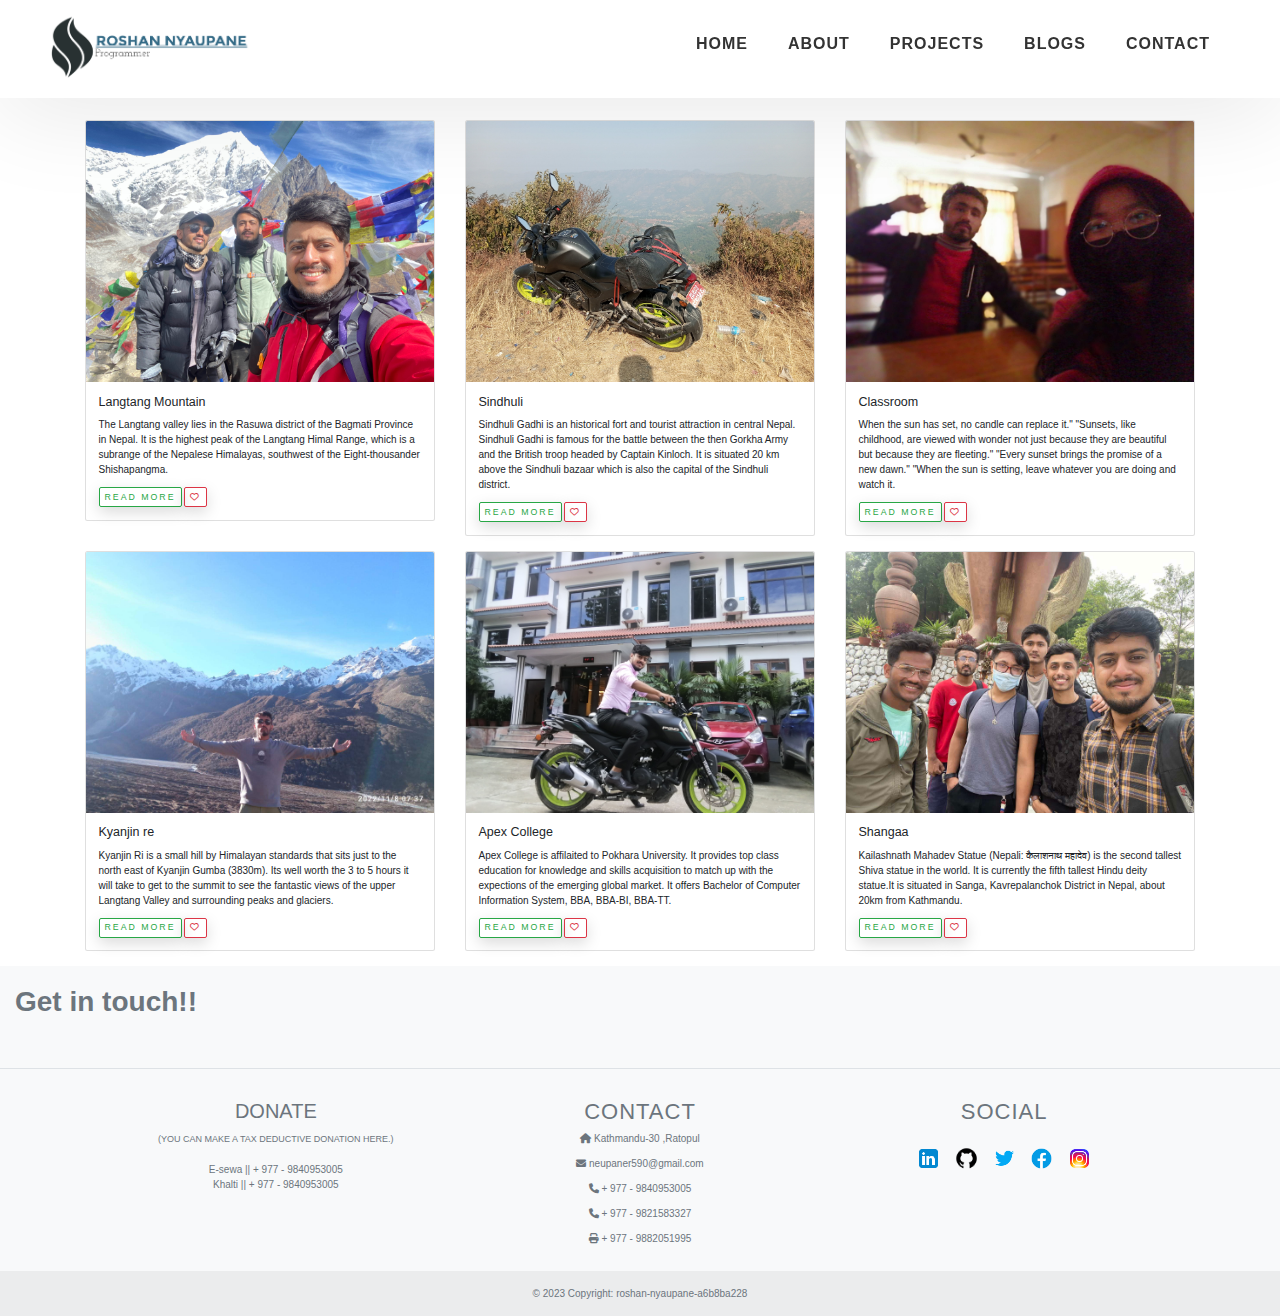
<file: pages/blog.html>
<!DOCTYPE html>
<html lang="en">
  <head>
    <meta charset="UTF-8" />
    <meta name="viewport" content="width=device-width, initial-scale=1.0" />
    <meta http-equiv="X-UA-Compatible" content="ie=edge" />
    <title>MINI-ME</title>

    <link rel="stylesheet" href="../css/style.css" />
    <link rel="stylesheet" href="./css/blog.css" />
    <link
      rel="stylesheet"
      href="https://cdn.jsdelivr.net/npm/bootstrap@4.4.1/dist/css/bootstrap.min.css"
      integrity="sha384-Vkoo8x4CGsO3+Hhxv8T/Q5PaXtkKtu6ug5TOeNV6gBiFeWPGFN9MuhOf23Q9Ifjh"
      crossorigin="anonymous"
    />
    <link
      rel="stylesheet"
      href="https://cdnjs.cloudflare.com/ajax/libs/font-awesome/6.3.0/css/all.min.css"
    />

    <link rel="preconnect" href="https://fonts.googleapis.com" />
    <link rel="preconnect" href="https://fonts.gstatic.com" crossorigin />
    <link
      href="https://fonts.googleapis.com/css2?family=Source+Sans+Pro:wght@400;600;700;900&display=swap"
      rel="stylesheet"
    />
  </head>
  <body>
    <header class="header">
      <div class="header__content">
        <div class="header__logo-container">
          <!-- <div class="header__logo-img-cont">
            <img
              src=""
              alt=""
              class="header__logo-img"
            />
          </div> -->
          <span class="header__logo-sub"></span><a href="../index.html" >
             <img src="../assets/png/logo-roshan.png" width="200" height="70"/>
           </a>
        </div>

        <div class="header__main">
          <ul class="header__links">
            <li class="header__link-wrapper">
              <a href="../index.html" class="header__link"> Home </a>
            </li>
            <li class="header__link-wrapper">
              <a href="../aboutme.html" class="header__link">About </a>
            </li>
            <li class="header__link-wrapper">
              <a href="../projectpage.html" class="header__link">
                Projects
              </a>
            </li>
            <li class="header__link-wrapper">
                <a href="" class="header__link">
                  Blogs
                </a>
              </li>
            <li class="header__link-wrapper">
              <a href="../contactme.html" class="header__link"> Contact </a>
            </li>
          </ul>
          <div class="header__main-ham-menu-cont">
            <img
              src="../assets/svg/ham-menu.svg"
              alt="hamburger menu"
              class="header__main-ham-menu"
            />
            <img
              src="../assets/svg/ham-menu-close.svg"
              alt="hamburger menu close"
              class="header__main-ham-menu-close d-none"
            />
          </div>
        </div>
      </div>
      <div class="header__sm-menu">
        <div class="header__sm-menu-content">
          <ul class="header__sm-menu-links">
            <li class="header__sm-menu-link">
              <a href="../index.html"> Home </a>
            </li>

            <li class="header__sm-menu-link">
              <a href="../aboutme.html"> About </a>
            </li>

            <li class="header__sm-menu-link">
              <a href="../projectpage.html"> Projects </a>
            </li>
            <li class="header__sm-menu-link">
              <a href=""> Blogs </a>
            </li>

            <li class="header__sm-menu-link">
              <a href="../contactme.html"> Contact </a>
            </li>
          </ul>
        </div>
      </div>
    </header>
   <br><br><br><br><br><br><br><br>
    <section id="gallery">
        <div class="container">
          <div class="row">

          <div class="col-lg-4 mb-4">
            <div class="card">
                <img src="../assets/jpeg/Blog1.jpg" alt="" class="card-img-top"
                style="height:100%0px;">
                <div class="card-body">
                  <h5 class="card-title">Langtang Mountain</h5>
                  <p class="card-text">The Langtang valley lies in the Rasuwa district of the Bagmati Province in Nepal. It is the highest peak of the Langtang Himal Range, 
                    which is a subrange of the Nepalese Himalayas, southwest of the Eight-thousander Shishapangma.
                    </p>
                 <a href="" class="btn btn-outline-success btn-sm">Read More</a>
                  <a href="" class="btn btn-outline-danger btn-sm"><i class="far fa-heart"></i></a>
                </div>
                </div>
              </div>
        <div class="col-lg-4 mb-4">
        <div class="card">
            <img src="../assets/jpeg/Blog2.jpg" alt="" class="card-img-top"
            style="height:100%0px;">
            <div class="card-body">
              <h5 class="card-title">Sindhuli</h5>
              <p class="card-text">Sindhuli Gadhi is an historical fort and tourist attraction in central Nepal.
                Sindhuli Gadhi is famous for the battle between the then Gorkha Army and the British troop headed 
                by Captain Kinloch. It is situated 20 km above the Sindhuli bazaar which is also the capital of the Sindhuli district.</p>
             <a href="" class="btn btn-outline-success btn-sm">Read More</a>
              <a href="" class="btn btn-outline-danger btn-sm"><i class="far fa-heart"></i></a>
            </div>
            </div>
          </div>
          <div class="col-lg-4 mb-4">
          <div class="card">
            <img src="../assets/jpeg/Blog3.jpg" alt="" class="card-img-top">
            <div class="card-body">
              <h5 class="card-title">Classroom</h5>
              <p class="card-text">When the sun has set, no candle can replace it." "Sunsets, like childhood,
                                   are viewed with wonder not just because they are beautiful but because they are fleeting."
                                   "Every sunset brings the promise of a new dawn." "When the sun is setting, leave whatever you are doing and watch it.</p>
             <a href="" class="btn btn-outline-success btn-sm">Read More</a>
              <a href="" class="btn btn-outline-danger btn-sm"><i class="far fa-heart"></i></a>
            </div>
           </div>
          </div>
        </div>
      </div>
      <div class="container">
        <div class="row">
        <div class="col-lg-4 mb-4">
        <div class="card">
          <img src="../assets/jpeg/Blog4.jpg" alt="" class="card-img-top"
          style="height: 100%;">
          <div class="card-body">
            <h5 class="card-title">Kyanjin re</h5>
            <p class="card-text">Kyanjin Ri is a small hill by Himalayan standards that sits just to the
              north east of Kyanjin Gumba (3830m). Its well worth the 3 to 5 hours it will take to get to
               the summit to see the fantastic views of the upper Langtang Valley and surrounding peaks and 
               glaciers.</p>
           <a href="" class="btn btn-outline-success btn-sm" >Read More</a>
            <a href="" class="btn btn-outline-danger btn-sm"><i class="far fa-heart"></i></a>
          </div>
         </div>
        </div>
      <div class="col-lg-4 mb-4">
      <div class="card">
          <img src="../assets/jpeg/Blog5.jpg" alt="" class="card-img-top">
          <div class="card-body">
            <h5 class="card-title">Apex College</h5>
            <p class="card-text">Apex College is affilaited to Pokhara University. 
              It provides top class education for knowledge and skills acquisition 
              to match up with the expections of the emerging global market. 
              It offers Bachelor of Computer Information System, BBA, BBA-BI, BBA-TT.</p>
           <a href="" class="btn btn-outline-success btn-sm">Read More</a>
            <a href="" class="btn btn-outline-danger btn-sm"><i class="far fa-heart"></i></a>
          </div>
          </div>
        </div>
        <div class="col-lg-4 mb-4">
        <div class="card">
          <img src="../assets/jpeg/Blog6.jpg" alt="" class="card-img-top">
          <div class="card-body">
            <h5 class="card-title">Shangaa</h5>
            <p class="card-text">Kailashnath Mahadev Statue (Nepali: कैलाशनाथ महादेव) is the second tallest Shiva 
              statue in the world. It is currently the fifth tallest Hindu deity statue.It is situated in Sanga,
               Kavrepalanchok District in Nepal, about 20km from Kathmandu.</p>
           <a href="" class="btn btn-outline-success btn-sm">Read More</a>
            <a href="" class="btn btn-outline-danger btn-sm"><i class="far fa-heart"></i></a>
          </div>
         </div>
        </div>
      </div>
    </div>
      </section>
      
    

    <footer class="text-center text-lg-start bg-light text-muted">
      <!-- Section: Social media -->
      <section
        class="d-flex justify-content-center justify-content-lg-between p-4 border-bottom"
      >
        <!-- Left -->
        <div class="about__content-title">
          <span>Get in touch!!</span>
        </div>
      </section>

      <section class="">
        <div class="container text-center text-md-start mt-5">
          <div class="row mt-3">
            <div class="col-md-3 col-lg-4 col-xl-3 mx-auto mb-4">
              <h2 class="text-uppercase fw-bold mb-4">
                <i ></i>Donate <br>
                <span style="font-size: 0.9rem;">(You can make a tax deductive donation here.)</span> <br>
              </h2>
              <p>
                E-sewa || <a href="" style="color:#6c757d" >+ 977 - 9840953005</a>
                <br> Khalti || <a href="" style="color:#6c757d" >+ 977 - 9840953005</a><br>
              </p>
            </div>
            <div class="col-md-3 col-lg-2 col-xl-2 mx-auto mb-4">
              <h2 class="heading heading-sm main-footer__heading-sm">
                <span>Contact</span>
              </h2>
              <p><i class="fas fa-home me-3"></i> Kathmandu-30 ,Ratopul</p>
              <p>
                <i class="fas fa-envelope me-3"></i>
                neupaner590@gmail.com
              </p>
              <p><i class="fas fa-phone me-3"></i> 
                <a href="" style="color:#6c757d" >+ 977 - 9840953005</a></p>
              <p><i class="fas fa-phone me-3"></i>
                <a href="" style="color:#6c757d" > + 977 - 9821583327</a></p>
              <p><i class="fas fa-print me-3"></i> 
                <a href="" style="color:#6c757d" > + 977 - 9882051995 </a></p>
            </div>
            <div class="col-md-4 col-lg-3 col-xl-3 mx-auto mb-md-0 mb-4">
              <h2 class="heading heading-sm main-footer__heading-sm">
                <span>Social</span>
              </h2>
              <div class="main-footer__social-cont">
                <a
                  target="_blank"
                  rel="noreferrer"
                  href="https://www.linkedin.com/in/roshan-nyaupane-a6b8ba228/"
                >
                  <img
                    class="main-footer__icon"
                    src="../assets/png/linkedin-ico.png"
                    alt="icon"
                  />
                </a>
                <a
                  target="_blank"
                  rel="noreferrer"
                  href="https://github.com/RNyaupane"
                >
                  <img
                    class="main-footer__icon"
                    src="../assets/png/github-ico.png"
                    alt="icon"
                  />
                </a>
                <a
                  target="_blank"
                  rel="noreferrer"
                  href="https://twitter.com/Enapuayn"
                >
                  <img
                    class="main-footer__icon"
                    src="../assets/png/twitter-ico.png"
                    alt="icon"
                  />
                </a>
                <a
                  target="_blank"
                  rel="noreferrer"
                  href="https://www.facebook.com/profile.php?id=100082724087904"
                >
                  <img
                    class="main-footer__icon"
                    src="../assets/png/fb-icon.png"
                    alt="icon"
                  />
                </a>
                <a
                  target="_blank"
                  rel="noreferrer"
                  href="https://www.instagram.com/nyaupane_roshan/"
                >
                  <img
                    class="main-footer__icon main-footer__icon--mr-none"
                    src="../assets/png/insta-ico.png"
                    alt="icon"
                  />
                </a>
              </div>
            </div>
          </div>
        </div>
      </section>

      <div
        class="text-center p-4"
        style="background-color: rgba(0, 0, 0, 0.05)"
      >
        © 2023 Copyright:
        <a class="text-reset fw-bold" href="">roshan-nyaupane-a6b8ba228</a>
      </div>
    </footer>

    <script src="../index.js"></script>
  </body>
</html>
</file>
<file: css/style.css>
*/
*,
*::after,
*::before {
  margin: 0;
  padding: 0;
  box-sizing: inherit;
  font-family: inherit; }

html {
  font-size: 62.5%;
  scroll-behavior: smooth; }
  @media only screen and (max-width: 75em) {
    html {
      font-size: 59%; } }
  @media only screen and (max-width: 56.25em) {
    html {
      font-size: 56%; } }
  @media only screen and (min-width: 112.5em) {
    html {
      font-size: 65%; } }

body {
  box-sizing: border-box;
  position: relative;
  line-height: 1.5;
  font-family: sans-serif;
  overflow-x: hidden;
  overflow-y: scroll;
  font-family: 'Source Sans Pro', sans-serif; }

a {
  text-decoration: none;
  color: inherit; }

li {
  list-style: none; }

input:focus,
button:focus,
a:focus,
textarea:focus {
  outline: none; }

button {
  border: none;
  cursor: pointer; }

textarea {
  resize: none; }

.heading-primary {
  font-size: 6rem;
  text-transform: uppercase;
  letter-spacing: 3px;
  text-align: center; }
  @media only screen and (max-width: 37.5em) {
    .heading-primary {
      font-size: 4.0rem; } }

.heading-sec__mb-bg {
  margin-bottom: 11rem; }
  @media only screen and (max-width: 56.25em) {
    .heading-sec__mb-bg {
      margin-bottom: 8rem; } }

.heading-sec__mb-med {
  margin-top: 2rem;
  margin-bottom: 0rem; }
  @media only screen and (max-width: 56.25em) {
    .heading-sec__mb-med {
      margin-bottom: 0rem; } }

.heading-sec__main {
  display: block;
  font-size: 4rem;
  text-transform: uppercase;
  letter-spacing: 1px;
  letter-spacing: 3px;
  text-align: center;
  margin-bottom: 3.5rem;
  position: relative; }
  .heading-sec__main--lt {
    color: #fff; }
    .heading-sec__main--lt::after {
      content: '';
      background: #fff !important; }

.heading-sec__sub {
  display: block;
  text-align: center;
  color: #777;
  font-size: 2rem;
  font-weight: 500;
  max-width: 80rem;
  margin: auto;
  line-height: 1.6; }
  @media only screen and (max-width: 37.5em) {
    .heading-sec__sub {
      font-size: 1.8rem; } }
  .heading-sec__sub--lt {
    color: #eee; }

.heading-sm {
  font-size: 2.2rem;
  text-transform: uppercase;
  letter-spacing: 1px; }

.main-container {
  max-width: 120rem;
  margin: auto;
  width: 92%; }

.btn {
  background: #fff;
  color: #333;
  text-transform: uppercase;
  letter-spacing: 2px;
  display: inline-block;
  font-weight: 700;
  border-radius: 5px;
  box-shadow: 0 5px 15px 0 rgba(0, 0, 0, 0.15);
  transition: transform .3s; }
  .btn:hover {
    transform: translateY(-3px); }
  .btn--bg {
    padding: 1.5rem 8rem;
    font-size: 2rem; }
  .btn--med {
    padding: 1.5rem 5rem;
    font-size: 1.6rem; }
  .btn--theme {
    background: #0062b9;
    color: #fff; }
  .btn--theme-inv {
    color: #0062b9;
    background: #fff;
    border: 2px solid #0062b9;
    box-shadow: none;
    padding: calc(1.5rem - 2px) calc(5rem - 2px); }

.sec-pad {
  padding: 12rem 0; }
  @media only screen and (max-width: 56.25em) {
    .sec-pad {
      padding: 8rem 0; } }

.text-primary {
  color: #fff;
  font-size: 2.2rem;
  text-align: center;
  width: 100%;
  line-height: 1.6; }
  @media only screen and (max-width: 37.5em) {
    .text-primary {
      font-size: 2rem; } }

.d-none {
  display: none; }

.home-hero {
  color: #fff;
  background: linear-gradient(to right, #8e9eab, #eef2f3), url(../../assets/svg/common-bg.svg);
  background-position: center;
  height: 100vh;
  min-height: 80rem;
  max-height: 120rem;
  position: relative; }
  @media only screen and (max-width: 37.5em) {
    .home-hero {
      height: unset;
      min-height: unset; } }
  .home-hero__socials {
    position: absolute;
    top: 50%;
    border: 2px solid #eee;
    border-left: 2px solid #eee;
    transform: translateY(-50%); }
    @media only screen and (max-width: 56.25em) {
      .home-hero__socials {
        display: none; } }
  .home-hero__mouse-scroll-cont {
    position: absolute;
    bottom: 3%;
    left: 50%;
    transform: translateX(-50%); }
    @media only screen and (max-width: 37.5em) {
      .home-hero__mouse-scroll-cont {
        display: none; } }
  .home-hero__social {
    width: 5rem; }
  .home-hero__social-icon-link {
    width: 100%;
    display: block;
    padding: 1.2rem;
    border-bottom: 2px solid #eee;
    transition: background .3s; }
    .home-hero__social-icon-link:hover {
      background: rgba(255, 255, 255, 0.1); }
    .home-hero__social-icon-link--bd-none {
      border-bottom: 0; }
  .home-hero__social-icon {
    width: 100%; }
  .home-hero__content {
    position: absolute;
    top: 50%;
    left: 50%;
    transform: translate(-50%, -50%);
    max-width: 90rem;
    width: 92%; }
    @media only screen and (max-width: 37.5em) {
      .home-hero__content {
        padding: 19rem 0 13rem 0;
        margin: auto;
        position: static;
        transform: translate(0, 0); } }
  .home-hero__info {
    margin: 3rem auto 0 auto;
    max-width: 80rem; }
  .home-hero__cta {
    margin-top: 5rem;
    text-align: center; }

  #search_btn{
    background-color: rgb(255, 252, 252);
    border-radius: 2px;
    cursor: pointer;
    width: 80px;
    text-align: center;
  }
  #search_btn:hover{
    background-color: rgb(15, 144, 151);;
    color: #ffffff;
  }
  #resume_button{
    color: aliceblue; 
    background-color: rgb(15, 144, 151);
    height: 30px;
    font-size: 1.45rem;
  }
  #resume_build_button{
    color: aliceblue; 
    background-color: rgb(15, 144, 151);
    height: 30px;
    font-size: 1.45rem;
  }

.about {
  background: #e6e6e6a2; }
  .about__content {
    display: grid;
    grid-template-columns: 1fr 1fr;
    grid-gap: 10rem; }
    @media only screen and (max-width: 56.25em) {
      .about__content {
        grid-template-columns: 1fr;
        grid-gap: 8rem; } }
    .about__content-title {
      font-weight: 700;
      font-size: 2.8rem;
      margin-bottom: 3rem; }
      @media only screen and (max-width: 37.5em) {
        .about__content-title {
          font-size: 2.4rem; } }
    .about__content-details-para {
      font-size: 1.8rem;
      color: grey;
      max-width: 60rem;
      line-height: 1.7;
      margin-bottom: 1rem; }
      .about__content-details-para--hl {
        font-weight: 700;
        margin: 0 3px; }
      .about__content-details-para:last-child {
        margin-bottom: 4rem; }

.projects__row {
  display: grid;
  grid-template-columns: 1.5fr 1fr;
  grid-gap: 5rem;
  margin-bottom: 11rem; }
  @media only screen and (max-width: 56.25em) {
    .projects__row {
      grid-template-columns: 1fr;
      grid-gap: 2rem;
      margin-bottom: 8rem; } }
  @media only screen and (max-width: 56.25em) {
    .projects__row {
      text-align: center; } }
  .projects__row:last-child {
    margin-bottom: 0; }
  .projects__row-img-cont {
    overflow: hidden; }
  .projects__row-img {
    width: 100%;
    display: block;
    object-fit: cover; }
  .projects__row-content {
    padding: 2rem 0;
    display: flex;
    justify-content: center;
    flex-direction: column;
    align-items: flex-start; }
    @media only screen and (max-width: 56.25em) {
      .projects__row-content {
        align-items: center; } }
    .projects__row-content-title {
      font-weight: 700;
      font-size: 2.8rem;
      margin-bottom: 2rem; }
      @media only screen and (max-width: 37.5em) {
        .projects__row-content-title {
          font-size: 2.4rem; } }
    .projects__row-content-desc {
      font-size: 1.8rem;
      color: grey;
      max-width: 60rem;
      line-height: 1.7;
      margin-bottom: 3rem; }
      @media only screen and (max-width: 37.5em) {
        .projects__row-content-desc {
          font-size: 1.7rem; } }

.contact {
  background: linear-gradient(to right, #8e9eab, #eef2f3), url(../../assets/svg/common-bg.svg);
  background-size: cover;
  background-position: center; }
  .contact__form-container {
    box-shadow: 0 0 10px rgba(0, 0, 0, 0.1);
    background: white;
    padding: 4rem;
    margin-top: 6rem;
    max-width: 80rem;
    text-align: right;
    width: 95%;
    border-radius: 5px;
    margin: 5rem auto 0 auto; }
    @media only screen and (max-width: 37.5em) {
      .contact__form-container {
        padding: 3rem; } }
  .contact__form-field {
    margin-bottom: 4rem; }
    @media only screen and (max-width: 37.5em) {
      .contact__form-field {
        margin-bottom: 3rem; } }
  .contact__form-label {
    color: #666;
    font-size: 1.4rem;
    letter-spacing: 1px;
    font-weight: 700;
    margin-bottom: 1rem;
    display: block;
    text-align: left; }
  .contact__form-input {
    color: #333;
    padding: 2rem;
    width: 100%;
    border: 1px solid #ebebeb;
    font-size: 1.6rem;
    letter-spacing: 0px;
    background: #f0f0f0;
    border-radius: 5px;
    font-weight: 600;
    /* Code for Modern Browsers */
    /* Code for WebKit, Blink, Edge */
    /* Code for Internet Explorer 10-11 */
    /* Code for Microsoft Edge */
    /* Code for Mozilla Firefox 4 to 18 */
    /* Code for Mozilla Firefox 19+ */ }
    .contact__form-input::placeholder {
      color: #999;
      font-weight: 600;
      font-size: 1.6rem; }
    .contact__form-input::-webkit-input-placeholder {
      color: #999;
      font-weight: 600;
      font-size: 1.6rem; }
    .contact__form-input:-ms-input-placeholder {
      color: #999;
      font-weight: 600;
      font-size: 1.6rem; }
    .contact__form-input::-ms-input-placeholder {
      color: #999;
      font-weight: 600;
      font-size: 1.6rem; }
    .contact__form-input:-moz-placeholder {
      opacity: 1;
      color: #999;
      font-weight: 600;
      font-size: 1.6rem; }
    .contact__form-input::-moz-placeholder {
      opacity: 1;
      color: #999;
      font-weight: 600;
      font-size: 1.6rem; }
  .contact__btn {
    width: 30%;
    padding: 2rem 4rem;
    font-size: 1.6rem; }
    @media only screen and (max-width: 37.5em) {
      .contact__btn {
        width: 100%; } }

.project-cs-hero {
  color: #fff;
  background: linear-gradient(to right, rgba(0, 98, 185, 0.8), rgba(0, 98, 185, 0.8)), url(../../assets/svg/common-bg.svg);
  background-size: cover;
  background-position: center;
  position: relative; }
  @media only screen and (max-width: 37.5em) {
    .project-cs-hero {
      height: unset;
      min-height: unset; } }
  .project-cs-hero__content {
    padding: 25rem 0 17rem 0;
    max-width: 90rem;
    width: 92%;
    margin: auto; }
    @media only screen and (max-width: 37.5em) {
      .project-cs-hero__content {
        padding: 19rem 0 13rem 0;
        margin: auto;
        position: static;
        transform: translate(0, 0); } }
  .project-cs-hero__info {
    margin: 3rem auto 0 auto;
    max-width: 80rem; }
  .project-cs-hero__cta {
    margin-top: 5rem;
    text-align: center; }

.project-details__content {
  padding: 8rem 0;
  max-width: 90rem;
  margin: auto; }
  .project-details__content-title {
    font-weight: 700;
    font-size: 2.8rem;
    margin-bottom: 3rem; }
    @media only screen and (max-width: 37.5em) {
      .project-details__content-title {
        font-size: 2.4rem; } }

.project-details__showcase-img-cont {
  width: 100%;
  margin-bottom: 6rem; }

.project-details__showcase-img {
  width: 100%; }

.project-details__content-main {
  width: 100%;
  max-width: 70rem;
  margin: auto; }

.project-details__desc {
  margin: 0 0 7rem 0; }
  .project-details__desc-para {
    font-size: 1.8rem;
    line-height: 1.7;
    color: grey;
    margin-bottom: 2rem; }

.project-details__tools-used {
  margin: 0 0 7rem 0; }
  .project-details__tools-used-list {
    display: flex;
    flex-wrap: wrap; }
  .project-details__tools-used-item {
    padding: 1rem 2rem;
    margin-bottom: 1.5rem;
    margin-right: 1.5rem;
    font-size: 1.6rem;
    background: rgba(153, 153, 153, 0.2);
    border-radius: 5px;
    font-weight: 600;
    color: #777; }

.project-details__links {
  margin: 0 0; }
  .project-details__links-btn {
    margin-right: 2rem; }
    @media only screen and (max-width: 37.5em) {
      .project-details__links-btn {
        margin-right: 0;
        width: 70%;
        margin-bottom: 2rem;
        text-align: center; } }
    .project-details__links-btn:last-child {
      margin: 0; }
      @media only screen and (max-width: 37.5em) {
        .project-details__links-btn:last-child {
          margin: 0; } }

.header {
  position: fixed;
  width: 100%;
  z-index: 1000;
  background: #ffffff;
  box-shadow: 0 10px 100px rgba(0, 0, 0, 0.1); }
  .header__content {
    display: flex;
    align-items: center;
    justify-content: space-between;
    padding: 1rem 5rem; }
    @media only screen and (max-width: 56.25em) {
      .header__content {
        padding: 0 2rem; } }
  .header__logo-container {
    display: flex;
    align-items: center;
    cursor: pointer;
    color: #333;
    padding-right: 40px;
    transition: color .3s; }
    .header__logo-container:hover {
      color: #0062b9; }
  .header__logo-img-cont {
    width: 5rem;
    height: 5rem;
    border-radius: 50px;
    overflow: hidden;
    margin-right: 1.5rem;
    background: #0062b9; }
    @media only screen and (max-width: 56.25em) {
      .header__logo-img-cont {
        width: 4.5rem;
        height: 4.5rem;
        margin-right: 1.2rem; } }
  .header__logo-img {
    width: 100%;
    height: 100%;
    object-fit: cover;
    object-position: center;
    display: block; }
  .header__logo-sub {
    font-size: 1.8rem;
    text-transform: uppercase;
    font-weight: 700;
    letter-spacing: 1px; }
  .header__links {
    display: flex;
  padding-left: 80px; }
    @media only screen and (max-width: 37.5em) {
      .header__links {
        display: none; } }
  .header__link {
    padding: 2.2rem 2rem;
    display: inline-block;
    font-size: 1.6rem;
    color: #333;
    text-transform: uppercase;
    letter-spacing: 1px;
    font-weight: 700;
    transition: color .3s; }
    .header__link:hover {
      color: #0062b9; }
    @media only screen and (max-width: 56.25em) {
      .header__link {
        padding: 3rem 1.8rem;
        font-size: 1.5rem; } }
  .header__main-ham-menu-cont {
    display: none;
    width: 3rem;
    padding: 2.2rem 0; }
    @media only screen and (max-width: 37.5em) {
      .header__main-ham-menu-cont {
        display: block; } }
  .header__main-ham-menu {
    width: 100%; }
  .header__main-ham-menu-close {
    width: 100%; }
  .header__sm-menu {
    background: #fff;
    position: absolute;
    width: 100%;
    top: 100%;
    visibility: hidden;
    opacity: 0;
    transition: all .3s;
    box-shadow: 0px 5px 5px 0px rgba(0, 0, 0, 0.1);
    -webkit-box-shadow: 0px 5px 5px 0px rgba(0, 0, 0, 0.1);
    -moz-box-shadow: 0px 5px 5px 0px rgba(0, 0, 0, 0.1); }
    .header__sm-menu--active {
      visibility: hidden;
      opacity: 0; }
      @media only screen and (max-width: 37.5em) {
        .header__sm-menu--active {
          visibility: visible;
          opacity: 1; } }
  .header__sm-menu-link a {
    display: block;
    text-decoration: none;
    padding: 2.5rem 3rem;
    font-size: 1.6rem;
    color: #333;
    text-align: center;
    border-bottom: 1px solid #eee;
    font-weight: 700;
    text-transform: uppercase;
    letter-spacing: 2px;
    transition: color .3s; }
    .header__sm-menu-link a:hover {
      color: #0062b9; }
  .header__sm-menu-link:first-child a {
    border-top: 1px solid #eee; }
  .header__sm-menu-link-last {
    border-bottom: 0; }

.main-footer {
  background: #000;
  color: #fff; }
  .main-footer__upper {
    display: flex;
    justify-content: space-between;
    padding: 8rem 0; }
    @media only screen and (max-width: 56.25em) {
      .main-footer__upper {
        padding: 6rem 0; } }
    @media only screen and (max-width: 37.5em) {
      .main-footer__upper {
        display: block; } }
  .main-footer__row-1 {
    order: 2; }
    @media only screen and (max-width: 56.25em) {
      .main-footer__row-1 {
        margin-bottom: 5rem; } }
  .main-footer__row-2 {
    width: 40%;
    order: 1;
    max-width: 50rem; }
    @media only screen and (max-width: 56.25em) {
      .main-footer__row-2 {
        width: 100%; } }
  .main-footer__short-desc {
    margin-top: 2rem;
    color: #eee;
    font-size: 1.5rem;
    line-height: 1.7; }
  .main-footer__social-cont {
    margin-top: 2rem; }
  .main-footer__icon {
    margin-right: 1rem;
    width: 2.5rem; }
    .main-footer__icon--mr-none {
      margin-right: 0; }
  .main-footer__lower {
    padding: 4rem 0;
    border-top: 1px solid #444;
    color: #eee;
    font-size: 1.2rem;
    text-align: left;
    text-align: center; }
    .main-footer__lower a {
      text-decoration: underline;
      font-weight: bold;
      margin-left: 2px; }
    @media only screen and (max-width: 56.25em) {
      .main-footer__lower {
        padding: 3.5rem 0; } }

.skills {
  display: flex;
  flex-wrap: wrap; }
  .skills__skill {
    padding: 1rem 2rem;
    margin-bottom: 1.5rem;
    margin-right: 1.5rem;
    font-size: 1.6rem;
    background: rgba(153, 153, 153, 0.2);
    border-radius: 5px;
    font-weight: 600;
    color: #777; }

.mouse {
  width: 25px;
  height: 40px;
  border: 2px solid #eee;
  border-radius: 60px;
  position: relative;
  overflow: hidden; }
  .mouse::before {
    content: '';
    width: 5px;
    height: 5px;
    position: absolute;
    top: 7px;
    left: 50%;
    transform: translateX(-50%);
    background-color: #eee;
    border-radius: 50%;
    opacity: 1;
    animation: wheel 1.3s infinite;
    -webkit-animation: wheel 1.3s infinite; }

@keyframes wheel {
  to {
    opacity: 0;
    top: 27px; } }

@-webkit-keyframes wheel {
  to {
    opacity: 0;
    top: 27px; } }

/* SearcBar************************************************************** */
.form-control-borderless {
  border: none;
}

.form-control-borderless:hover, .form-control-borderless:active, .form-control-borderless:focus {
  border: none;
  outline: none;
  box-shadow: none;
}
</file>
<file: css/popup.css>
#modalContainer {
    background-color:rgba(0, 0, 0, 0.3);
    position:absolute;
    top:0;
    width:100%;
    height:100%;
    left:0px;
    z-index:10000;
    background-image:url(tp.png); /* required by MSIE to prevent actions on lower z-index elements */
  }
  
  #alertBox {
    position:relative;
    width:33%;
    min-height:100px;
    max-height:400px;
    margin-top:50px;
    border:1px solid #fff;
    background-color:#fff;
    background-repeat:no-repeat;
    top:30%;
  }
  
  #modalContainer > #alertBox {
    position:fixed;
  }
  
  #alertBox h1 {
    margin:0;
    font:bold 1em Raleway,arial;
    background: linear-gradient(to right, #8e9eab, #eef2f3), url(../../assets/svg/common-bg.svg);
    color:#FFF;
    padding:10px 0 10px 5px;
  }
  
  #alertBox p {
    height:50px;
    padding-left:5px;
    padding-top:10px;
    text-align:center;
    vertical-align:middle;
    font-size: 13px;
    font-family: serif;
  }
  
  #alertBox #closeBtn {
    display:block;
    position:relative;
    margin:10px auto 10px auto;
    padding:7px;
    border:0 none;
    width:70px;
    text-transform:uppercase;
    text-align:center;
    color:#FFF;
    background: #007bff;
    border-radius: 0px;
    text-decoration:none;
    outline:0!important;
  }
  
  /* unrelated styles */
  
  #mContainer {
    position:relative;
    width:600px;
    margin:auto;
    padding:5px;
    border-top:2px solid #fff;
    border-bottom:2px solid #fff;
  }
  
  h1,h2 {
    margin:0;
    padding:4px;
  }
  
  code {
    font-size:1.2em;
    color:#069;
  }
  
  #credits {
    position:relative;
    margin:25px auto 0px auto;
    width:350px; 
    font:0.7em verdana;
    border-top:1px solid #000;
    border-bottom:1px solid #000;
    height:90px;
    padding-top:4px;
  }
  
  #credits img {
    float:left;
    margin:5px 10px 5px 0px;
    border:1px solid #000000;
    width:80px;
    height:79px;
  }
  
  .important {
    background-color:#F5FCC8;
    padding:2px;
  
  }
  
  @media (max-width: 600px) 
  {
    #alertBox {
    position:relative;
    width:90%;
    top:30%;
  }
}


/* *************WELCOME ANIMATION********************* */
.heading-primary{
    font-weight: 700;
  text-align: center;
  font-size: 40px;
  font-family: Hack, sans-serif;
  text-transform: uppercase;
  background: linear-gradient(90deg, #000, #fff, #000);
  letter-spacing: 5px;
  -webkit-background-clip: text;
  background-clip: text;
  -webkit-text-fill-color: transparent;
  background-repeat: no-repeat;
  background-size: 80%;
  animation: shine 8s linear infinite;
  position: relative;
}
@keyframes shine {
    0% {
      background-position-x: -500%;
    }
    100% {
      background-position-x: 500%;
    }
  }
</file>
<file: css/aboutme.css>
.home-hero{
    background-image: url('../assets/jpeg/myPIC-bg-img2.jpg');
    /* filter: blur(2px); */
}

@import url('https://fonts.cdnfonts.com/css/a-cursive');
.fs-2{
  font-family: cursive;
  border-radius: 10px;
  height: 100%;
  font-size: 3rem;
  background-color: #ffffff4b;
  max-width: 80ch;
  text-shadow: 0 0 10px #ffffff,
               0 0 10px #ffffff,
               0 0 10px #ffffff;
  color: #000000;
  font-weight: bolder;
  text-align: center;
  transform: scale(0.94);
  animation: scale 3s forwards cubic-bezier(0.5, 1, 0.89, 1);
}

@keyframes scale {
    100% {
      transform: scale(1);
    }
  }

  .fs-2 span {
    display: inline-block;
    opacity: 0;
    filter: blur(4px);
  }
  
  .fs-2 span:nth-child(1) {
    animation: fade-in 0.8s 1.1s forwards cubic-bezier(0.11, 0, 0.5, 0);
  }
  
  .fs-2 span:nth-child(2) {
    animation: fade-in 0.8s 1.2s forwards cubic-bezier(0.11, 0, 0.5, 0);
  }
  
  .fs-2 span:nth-child(3) {
    animation: fade-in 0.8s 1.3s forwards cubic-bezier(0.11, 0, 0.5, 0);
  }
  
  .fs-2 span:nth-child(4) {
    animation: fade-in 0.8s 1.4s forwards cubic-bezier(0.11, 0, 0.5, 0);
  }
  
  .fs-2 span:nth-child(5) {
    animation: fade-in 0.8s 1.5s forwards cubic-bezier(0.11, 0, 0.5, 0);
  }
  
  .fs-2 span:nth-child(6) {
    animation: fade-in 0.8s 1.6s forwards cubic-bezier(0.11, 0, 0.5, 0);
  }
  
  .fs-2 span:nth-child(7) {
    animation: fade-in 0.8s 1.7s forwards cubic-bezier(0.11, 0, 0.5, 0);
  }
  
  .fs-2 span:nth-child(8) {
    animation: fade-in 0.8s 1.8s forwards cubic-bezier(0.11, 0, 0.5, 0);
  }
  
  .fs-2 span:nth-child(9) {
    animation: fade-in 0.8s 1.9s forwards cubic-bezier(0.11, 0, 0.5, 0);
  }
  
  .fs-2 span:nth-child(10) {
    animation: fade-in 0.8s 2s forwards cubic-bezier(0.11, 0, 0.5, 0);
  }
  
  .fs-2 span:nth-child(11) {
    animation: fade-in 0.8s 2.1s forwards cubic-bezier(0.11, 0, 0.5, 0);
  }
  
  .fs-2 span:nth-child(12) {
    animation: fade-in 0.8s 2.2s forwards cubic-bezier(0.11, 0, 0.5, 0);
  }
  
  .fs-2 span:nth-child(13) {
    animation: fade-in 0.8s 2.3s forwards cubic-bezier(0.11, 0, 0.5, 0);
  }
  
  .fs-2 span:nth-child(14) {
    animation: fade-in 0.8s 2.4s forwards cubic-bezier(0.11, 0, 0.5, 0);
  }
  
  .fs-2 span:nth-child(15) {
    animation: fade-in 0.8s 2.5s forwards cubic-bezier(0.11, 0, 0.5, 0);
  }
  
  .fs-2 span:nth-child(16) {
    animation: fade-in 0.8s 2.6s forwards cubic-bezier(0.11, 0, 0.5, 0);
  }
  
  .fs-2 span:nth-child(17) {
    animation: fade-in 0.8s 2.7s forwards cubic-bezier(0.11, 0, 0.5, 0);
  }
  
  .fs-2 span:nth-child(18) {
    animation: fade-in 0.8s 2.8s forwards cubic-bezier(0.11, 0, 0.5, 0);
  }
  .fs-2 span:nth-child(19) {
    animation: fade-in 0.8s 2.9s forwards cubic-bezier(0.11, 0, 0.5, 0);
  }
  
  .fs-2 span:nth-child(20) {
    animation: fade-in 0.8s 3s forwards cubic-bezier(0.11, 0, 0.5, 0);
  }
  
  .fs-2 span:nth-child(21) {
    animation: fade-in 0.8s 3.1s forwards cubic-bezier(0.11, 0, 0.5, 0);
  }
  
  .fs-2 span:nth-child(22) {
    animation: fade-in 0.8s 3.2s forwards cubic-bezier(0.11, 0, 0.5, 0);
  }
  
  .fs-2 span:nth-child(23) {
    animation: fade-in 0.8s 3.3s forwards cubic-bezier(0.11, 0, 0.5, 0);
  }
  
  .fs-2 span:nth-child(24) {
    animation: fade-in 0.8s 3.4s forwards cubic-bezier(0.11, 0, 0.5, 0);
  }
  
  .fs-2 span:nth-child(25) {
    animation: fade-in 0.8s 3.5s forwards cubic-bezier(0.11, 0, 0.5, 0);
  }
  
  .fs-2 span:nth-child(26) {
    animation: fade-in 0.8s 3.6s forwards cubic-bezier(0.11, 0, 0.5, 0);
  }
  
  .fs-2 span:nth-child(27) {
    animation: fade-in 0.8s 3.7s forwards cubic-bezier(0.11, 0, 0.5, 0);
  }
  
  .fs-2 span:nth-child(28) {
    animation: fade-in 0.8s 3.8s forwards cubic-bezier(0.11, 0, 0.5, 0);
  }
  
  .fs-2 span:nth-child(29) {
    animation: fade-in 0.8s 3.9s forwards cubic-bezier(0.11, 0, 0.5, 0);
  }
  
  .fs-2 span:nth-child(30) {
    animation: fade-in 0.8s 4s forwards cubic-bezier(0.11, 0, 0.5, 0);
  }
  
  .fs-2 span:nth-child(31) {
    animation: fade-in 0.8s 4.1s forwards cubic-bezier(0.11, 0, 0.5, 0);
  }
  
  .fs-2 span:nth-child(32) {
    animation: fade-in 0.8s 4.2s forwards cubic-bezier(0.11, 0, 0.5, 0);
  }
  
  .fs-2 span:nth-child(33) {
    animation: fade-in 0.8s 4.3s forwards cubic-bezier(0.11, 0, 0.5, 0);
  }
  
  .fs-2 span:nth-child(34) {
    animation: fade-in 0.8s 4.4s forwards cubic-bezier(0.11, 0, 0.5, 0);
  }
  
  .fs-2 span:nth-child(35) {
    animation: fade-in 0.8s 4.5s forwards cubic-bezier(0.11, 0, 0.5, 0);
  }
  
  .fs-2 span:nth-child(36) {
    animation: fade-in 0.8s 4.6s forwards cubic-bezier(0.11, 0, 0.5, 0);
  }
  
  @keyframes fade-in {
    100% {
      opacity: 1;
      filter: blur(0);
    }
  }
</file>
<file: css/projectPage.css>
.rating {
    display: flex;
    flex-direction: row-reverse;
    justify-content: center;
  }
  
  .rating > input{ display:none;}
  
  .rating > label {
    position: relative;
      width: 1em;
      font-size: 2vw;
      color: #FFD600;
      cursor: pointer;
  }
  .rating > label::before{ 
    content: "\2605";
    position: absolute;
    opacity: 0;
  }
  .rating > label:hover:before,
  .rating > label:hover ~ label:before {
    opacity: 1 !important;
  }
  
  .rating > input:checked ~ label:before{
    opacity:1;
  }
  
  .rating:hover > input:checked ~ label:before{ opacity: 0.4; }
  
  body{ background: #222225; color: white;}
  h1, p{ 
      text-align: center;
      
  }
  
  h1{
      margin-top:150px;
  }
  p{ font-size: 1.2rem;}
  @media only screen and (max-width: 600px) {
    h1{font-size: 14px;}
    p{font-size: 12px;}
  }
</file>
<file: pages/css/blog.css>
#header {
    background: url(https://images.unsplash.com/photo-1415795854641-f4a487a0fdc8?ixlib=rb-1.2.1&auto=format&fit=crop&w=750&q=80) center center / cover no-repeat ;
  }
</file>
